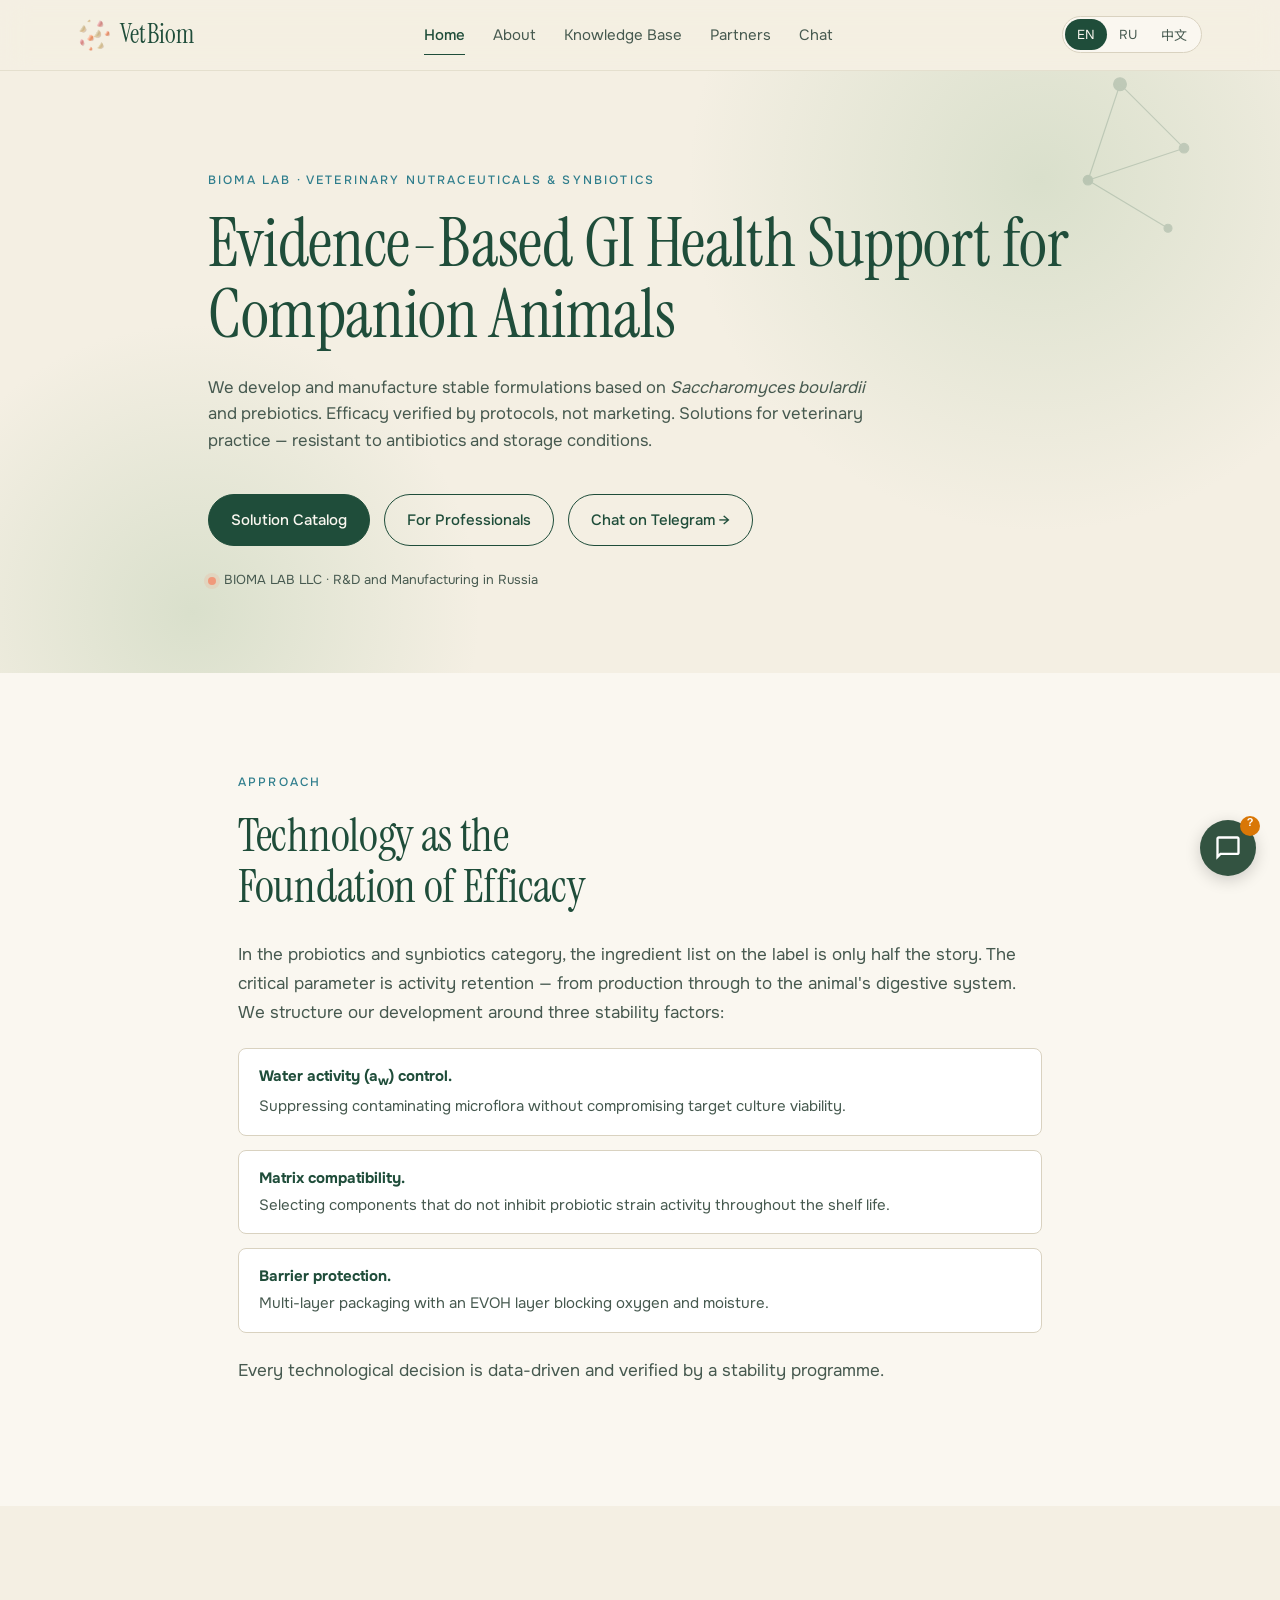
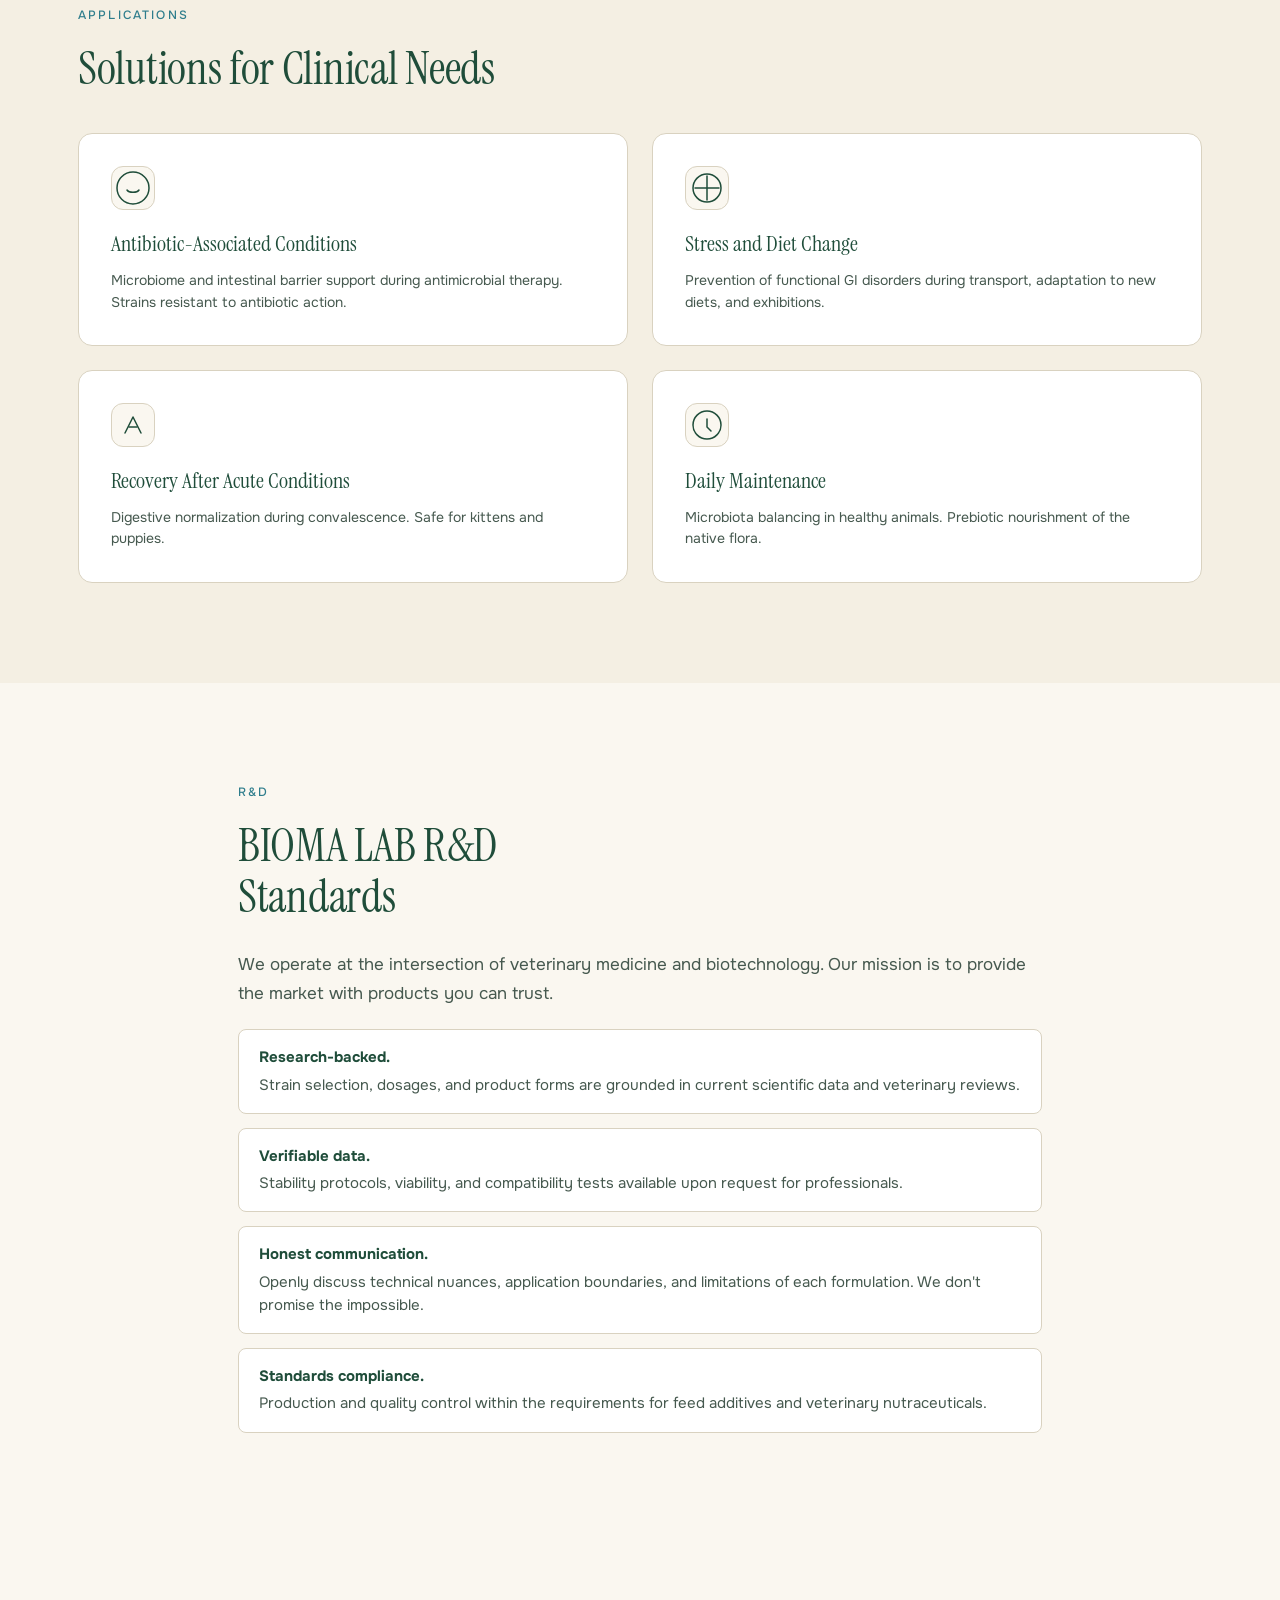
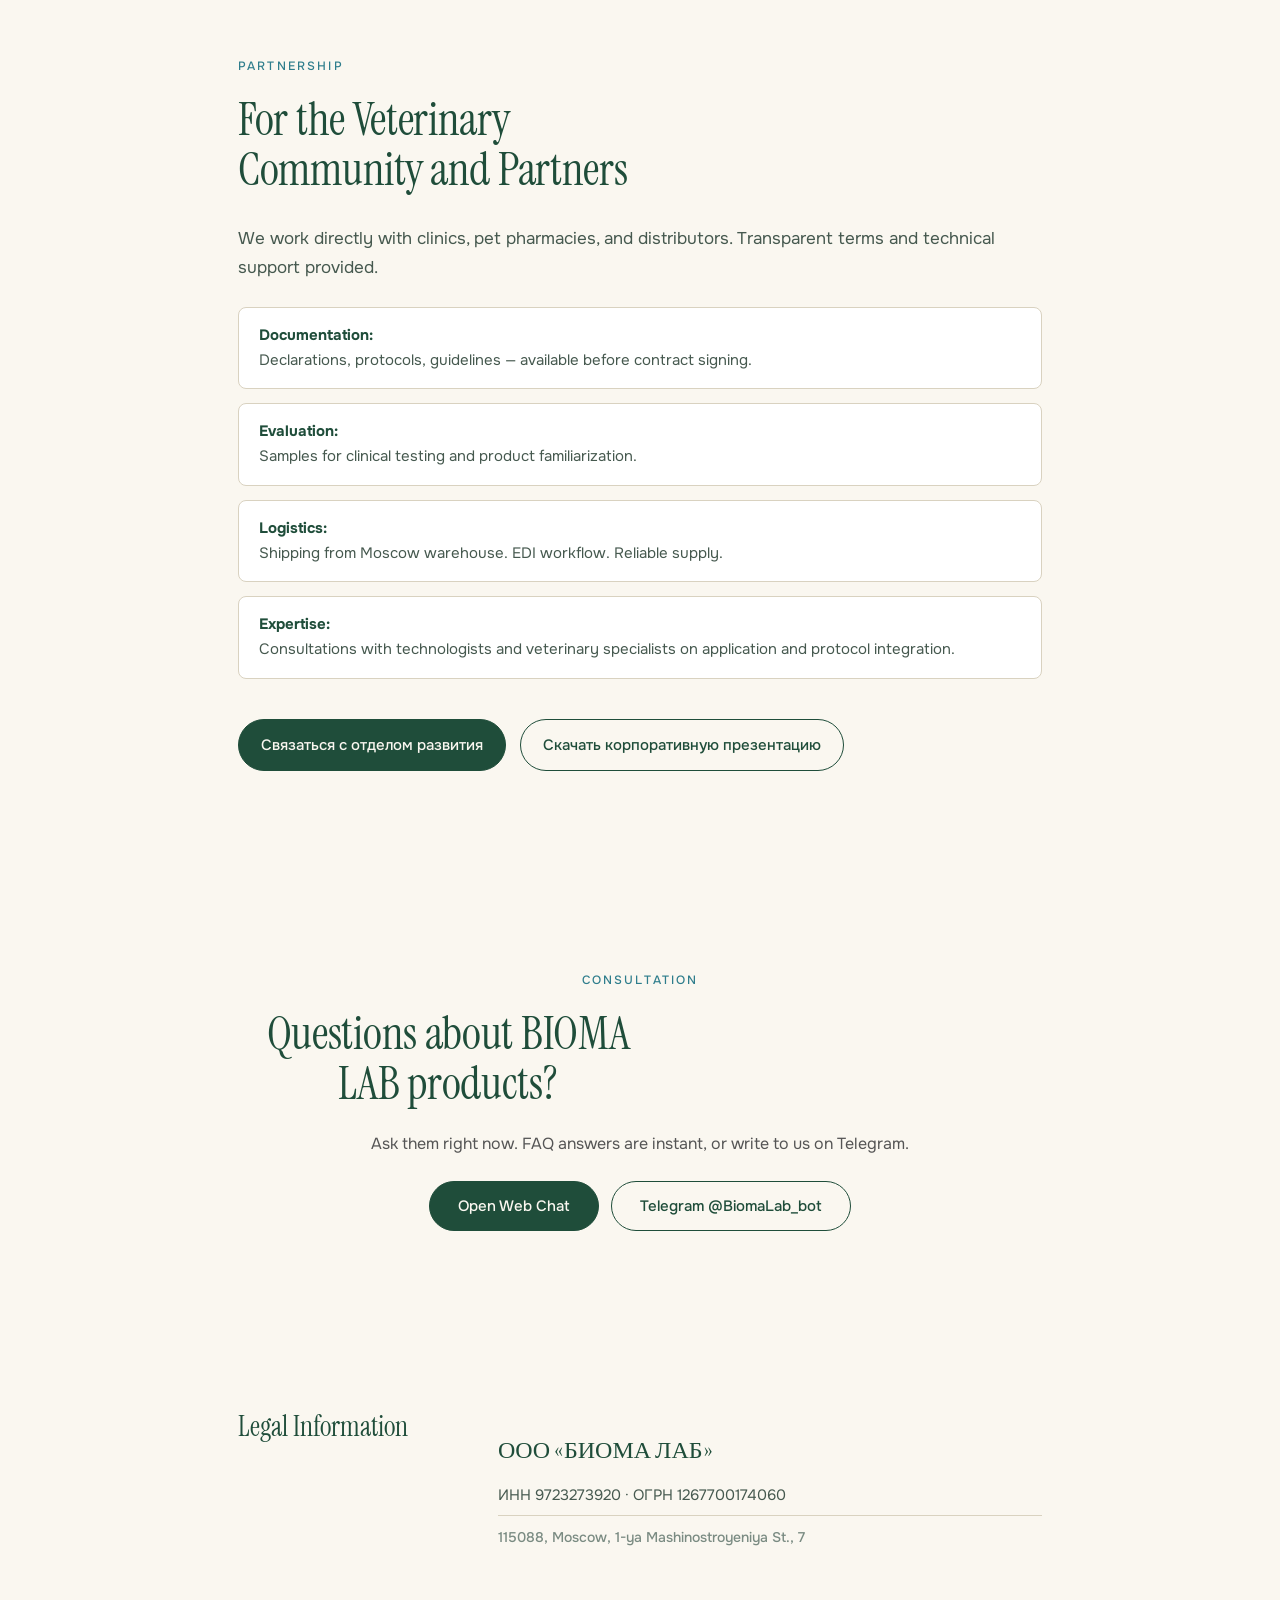
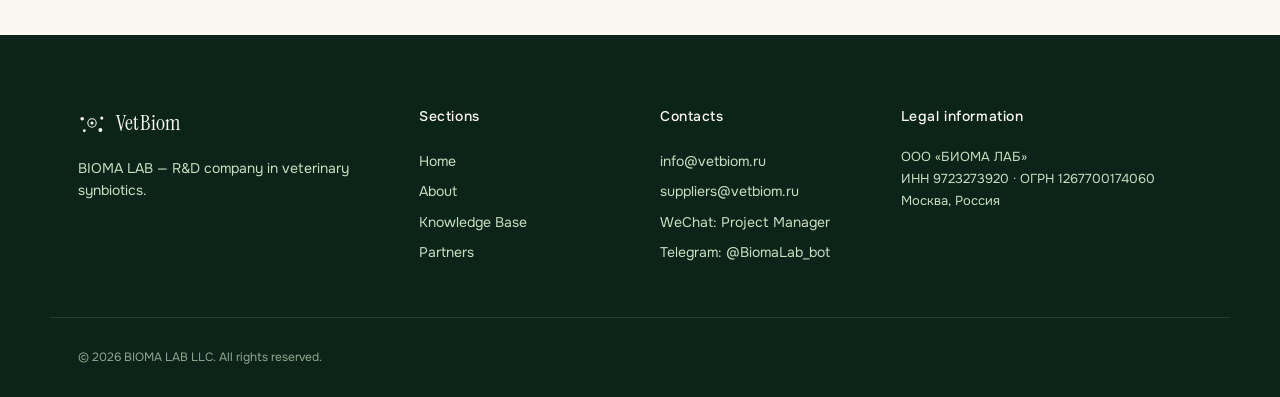
<file: index.html>
<!DOCTYPE html>
<html lang="ru">
<head>
<meta charset="UTF-8" />
<meta name="viewport" content="width=device-width, initial-scale=1.0" />
<title>BIOMA LAB — ветеринарные нутрицевтики и синбиотики</title>
<meta name="description" content="BIOMA LAB: R&D и производство ветеринарных нутрицевтиков и синбиотиков на основе S. boulardii. Стабильность подтверждена протоколами." />

<link rel="alternate" hreflang="en" href="https://vetbiom.ru/?lang=en" />
<link rel="alternate" hreflang="ru" href="https://vetbiom.ru/?lang=ru" />
<link rel="alternate" hreflang="zh" href="https://vetbiom.ru/?lang=zh" />
<link rel="alternate" hreflang="x-default" href="https://vetbiom.ru/" />

<meta property="og:title" content="BIOMA LAB — ветеринарные нутрицевтики и синбиотики" />
<meta property="og:description" content="R&D и производство стабильных формул на основе S. boulardii. Эффективность подтверждена протоколами." />
<meta property="og:type" content="website" />
<meta property="og:url" content="https://vetbiom.ru/" />

<link rel="icon" type="image/svg+xml" href="favicon.svg" />
<link rel="preconnect" href="https://fonts.googleapis.com" />
<link rel="preconnect" href="https://fonts.gstatic.com" crossorigin />
<link href="https://fonts.googleapis.com/css2?family=Instrument+Serif:ital@0;1&family=Onest:wght@300;400;500;600;700&family=Noto+Sans+SC:wght@300;400;500;600;700&display=swap" rel="stylesheet" />
<link rel="stylesheet" href="styles.css" />
</head>
<body data-page="home">

<header class="site-header"></header>

<main>

  <!-- ===== HERO ===== -->
  <section class="hero">
    <div class="hero-bg" aria-hidden="true">
      <svg viewBox="0 0 800 600" preserveAspectRatio="xMidYMid slice">
        <defs>
          <radialGradient id="haze" cx="50%" cy="50%" r="50%">
            <stop offset="0%" stop-color="#A8C3A0" stop-opacity="0.35"/>
            <stop offset="100%" stop-color="#A8C3A0" stop-opacity="0"/>
          </radialGradient>
        </defs>
        <circle cx="650" cy="180" r="220" fill="url(#haze)"/>
        <circle cx="120" cy="450" r="180" fill="url(#haze)"/>
        <g stroke="#1F4D3A" stroke-width="0.7" fill="none" opacity="0.18">
          <circle cx="700" cy="120" r="4" fill="#1F4D3A"/>
          <circle cx="740" cy="160" r="3" fill="#1F4D3A"/>
          <circle cx="680" cy="180" r="3" fill="#1F4D3A"/>
          <circle cx="730" cy="210" r="2.5" fill="#1F4D3A"/>
          <line x1="700" y1="120" x2="740" y2="160"/>
          <line x1="740" y1="160" x2="680" y2="180"/>
          <line x1="680" y1="180" x2="730" y2="210"/>
          <line x1="700" y1="120" x2="680" y2="180"/>
        </g>
      </svg>
    </div>
    <div class="container hero-inner">
      <p class="eyebrow" data-i18n="home.hero.eyebrow">BIOMA LAB · Ветеринарные нутрицевтики и синбиотики</p>
      <h1 class="page-title" data-i18n="home.hero.title">Доказательная поддержка здоровья ЖКТ у мелких домашних животных</h1>
      <p class="lead" data-i18n="home.hero.subtitle">Разрабатываем и производим стабильные формулы на основе <em>Saccharomyces boulardii</em> и пребиотиков. Эффективность подтверждена протоколами, а не маркетингом. Решения для ветеринарной практики, устойчивые к антибиотикам и условиям хранения.</p>
      <div class="hero-cta">
        <a href="knowledge.html" class="btn btn-primary" data-i18n="home.hero.cta1">Каталог решений</a>
        <a href="partners.html#vet" class="btn btn-ghost" data-i18n="home.hero.cta2">Для специалистов</a>
        <a href="https://t.me/BiomaLab_bot" class="btn btn-ghost" data-i18n="home.hero.cta3" target="_blank" rel="noopener">Консультация в Telegram →</a>
      </div>
      <div class="hero-meta">
        <span class="meta-dot"></span>
        <span data-i18n="home.hero.meta">ООО «БИОМА ЛАБ» · R&D и производство в РФ</span>
      </div>
    </div>
  </section>

  <!-- ===== ПОДХОД ===== -->
  <section class="section section-tinted">
    <div class="container narrow">
      <p class="eyebrow" data-i18n="home.approach.eyebrow">Подход</p>
      <h2 class="section-title" data-i18n="home.approach.title">Технология как основа эффективности</h2>
      <div class="approach-body" data-i18n="home.approach.body">
        <p>В категории пробиотиков и синбиотиков состав на этикетке — лишь половина дела. Критический параметр — сохранность активности от производства до попадания в организм животного. Мы выстраиваем разработку вокруг трёх факторов стабильности:</p>
        <ul>
          <li><strong>Контроль активности воды (a<sub>w</sub>).</strong> Подавление роста контаминирующей микрофлоры без потери жизнеспособности целевых культур.</li>
          <li><strong>Совместимость матрицы.</strong> Подбор компонентов, которые не ингибируют активность пробиотических штаммов в течение всего срока годности.</li>
          <li><strong>Барьерная защита.</strong> Многослойная упаковка с EVOH-слоем, блокирующая кислород и влагу.</li>
        </ul>
        <p>Каждое технологическое решение обосновано данными и верифицировано программой стабильности.</p>
      </div>
    </div>
  </section>

  <!-- ===== ОБЛАСТИ ПРИМЕНЕНИЯ ===== -->
  <section class="section">
    <div class="container">
      <p class="eyebrow" data-i18n="home.applications.eyebrow">Применение</p>
      <h2 class="section-title" data-i18n="home.applications.title">Решения для клинических задач</h2>
      <div class="app-grid">
        <div class="app-card" data-reveal>
          <div class="app-icon" aria-hidden="true">
            <svg width="36" height="36" viewBox="0 0 36 36" fill="none"><circle cx="18" cy="18" r="16" stroke="currentColor" stroke-width="1.5"/><path d="M12 20c2 3 10 3 12 0" stroke="currentColor" stroke-width="1.5" stroke-linecap="round"/></svg>
          </div>
          <h3 data-i18n="home.app1.title">Антибиотик-ассоциированные состояния</h3>
          <p data-i18n="home.app1.text">Поддержка микробиома и кишечного барьера на фоне противомикробной терапии. Штаммы, резистентные к действию антибиотиков.</p>
        </div>
        <div class="app-card" data-reveal>
          <div class="app-icon" aria-hidden="true">
            <svg width="36" height="36" viewBox="0 0 36 36" fill="none"><path d="M18 6v24M6 18h24" stroke="currentColor" stroke-width="1.5" stroke-linecap="round"/><circle cx="18" cy="18" r="14" stroke="currentColor" stroke-width="1.5"/></svg>
          </div>
          <h3 data-i18n="home.app2.title">Стресс и смена рациона</h3>
          <p data-i18n="home.app2.text">Профилактика функциональных расстройств ЖКТ при транспортировке, адаптации к новым кормам, выставках.</p>
        </div>
        <div class="app-card" data-reveal>
          <div class="app-icon" aria-hidden="true">
            <svg width="36" height="36" viewBox="0 0 36 36" fill="none"><path d="M10 26l8-16 8 16" stroke="currentColor" stroke-width="1.5" stroke-linecap="round" stroke-linejoin="round"/><path d="M14 20h8" stroke="currentColor" stroke-width="1.5" stroke-linecap="round"/></svg>
          </div>
          <h3 data-i18n="home.app3.title">Восстановление после острых состояний</h3>
          <p data-i18n="home.app3.text">Нормализация пищеварения в период реконвалесценции. Безопасность для котят и щенков.</p>
        </div>
        <div class="app-card" data-reveal>
          <div class="app-icon" aria-hidden="true">
            <svg width="36" height="36" viewBox="0 0 36 36" fill="none"><circle cx="18" cy="18" r="14" stroke="currentColor" stroke-width="1.5"/><path d="M18 12v8l4 4" stroke="currentColor" stroke-width="1.5" stroke-linecap="round"/></svg>
          </div>
          <h3 data-i18n="home.app4.title">Ежедневная поддержка</h3>
          <p data-i18n="home.app4.text">Балансировка микробиоты у здоровых животных. Пребиотическая подпитка собственной флоры.</p>
        </div>
      </div>
    </div>
  </section>

  <!-- ===== R&D СТАНДАРТЫ ===== -->
  <section class="section section-tinted">
    <div class="container narrow">
      <p class="eyebrow" data-i18n="home.rd.eyebrow">R&D</p>
      <h2 class="section-title" data-i18n="home.rd.title">R&D-стандарты BIOMA LAB</h2>
      <div class="rd-body" data-i18n="home.rd.body">
        <p>Мы работаем на стыке ветеринарии и биотехнологий. Наша задача — дать рынку продукты, в которых можно быть уверенным.</p>
        <ul>
          <li><strong>Research-backed.</strong> Выбор штаммов, дозировок и форм выпуска опирается на актуальные научные данные и ветеринарные обзоры.</li>
          <li><strong>Верифицируемые данные.</strong> Протоколы стабильности, тесты выживаемости и совместимости доступны по запросу для специалистов.</li>
          <li><strong>Честная коммуникация.</strong> Открыто обсуждаем технические нюансы, границы применимости и ограничения каждой формы. Не обещаем невозможного.</li>
          <li><strong>Соответствие стандартам.</strong> Производство и контроль качества в рамках требований к кормовым добавкам и ветеринарным нутрицевтикам.</li>
        </ul>
      </div>
    </div>
  </section>

  <!-- ===== СОТРУДНИЧЕСТВО ===== -->
  <section class="section section-tinted">
    <div class="container narrow">
      <p class="eyebrow" data-i18n="home.partnership.eyebrow">Сотрудничество</p>
      <h2 class="section-title" data-i18n="home.partnership.title">Для ветеринарного сообщества и партнёров</h2>
      <div class="partnership-list" data-i18n="home.partnership.body">
        <p>Работаем напрямую с клиниками, зооаптеками и дистрибьюторами. Обеспечиваем прозрачные условия и техническую поддержку.</p>
        <ul>
          <li><strong>Документация:</strong> Декларации, протоколы, методические рекомендации — доступны до заключения договора.</li>
          <li><strong>Оценка:</strong> Образцы для клинического тестирования и ознакомления с продуктом.</li>
          <li><strong>Логистика:</strong> Отгрузка со склада в Москве. Работа через ЭДО. Стабильные поставки.</li>
          <li><strong>Экспертиза:</strong> Консультации технологов и ветеринарных специалистов по применению и интеграции в схемы.</li>
        </ul>
      </div>
      <div class="partnership-cta">
        <a href="partners.html" class="btn btn-primary">Связаться с отделом развития</a>
        <a href="BIOMA_LAB_brochure.pdf" class="btn btn-ghost">Скачать корпоративную презентацию</a>
      </div>
    </div>
  </section>

  <!-- ===== ЧАТ / ONLINE CONSULTATION ===== -->
  <section class="section section-tinted">
    <div class="container narrow" style="text-align:center;">
      <p class="eyebrow" data-i18n="home.chat.eyebrow">Консультация</p>
      <h2 class="section-title" data-i18n="home.chat.title">Есть вопросы о продукции BIOMA LAB?</h2>
      <p style="font-size:16px;line-height:1.6;color:#555;margin-bottom:24px;" data-i18n="home.chat.text">Задайте их прямо сейчас. На частые вопросы отвечаем мгновенно. Или напишите в Telegram.</p>
      <div style="display:flex;gap:12px;justify-content:center;flex-wrap:wrap;">
        <a href="http://45.67.129.187:8080/chat/" class="btn btn-primary" target="_blank" rel="noopener" style="font-size:15px;padding:12px 28px;" data-i18n="home.chat.btnChat">Открыть веб-чат</a>
        <a href="https://t.me/BiomaLab_bot" class="btn btn-ghost" target="_blank" rel="noopener" style="font-size:15px;padding:12px 28px;" data-i18n="home.chat.btnTelegram">Telegram @BiomaLab_bot</a>
      </div>
    </div>
  </section>

  <!-- ===== ЮРИДИЧЕСКАЯ ИНФОРМАЦИЯ ===== -->
  <section class="section section-alt">
    <div class="container narrow">
      <div class="info-block" data-reveal>
        <h3 data-i18n="home.legal.title">Юридическая информация</h3>
        <div class="legal-info">
          <p class="legal-name">ООО «БИОМА ЛАБ»</p>
          <p class="legal-row">ИНН 9723273920 · ОГРН 1267700174060</p>
          <p class="legal-row legal-city" data-i18n="home.legal.address">115088, г. Москва, ул. 1-я Машиностроения, д. 7</p>
        </div>
      </div>
    </div>
  </section>

</main>

<footer class="site-footer"></footer>

<script src="data.js"></script>
<script src="common.js"></script>
<script src="chat-widget.js"></script>
</body>
</html>
</file>
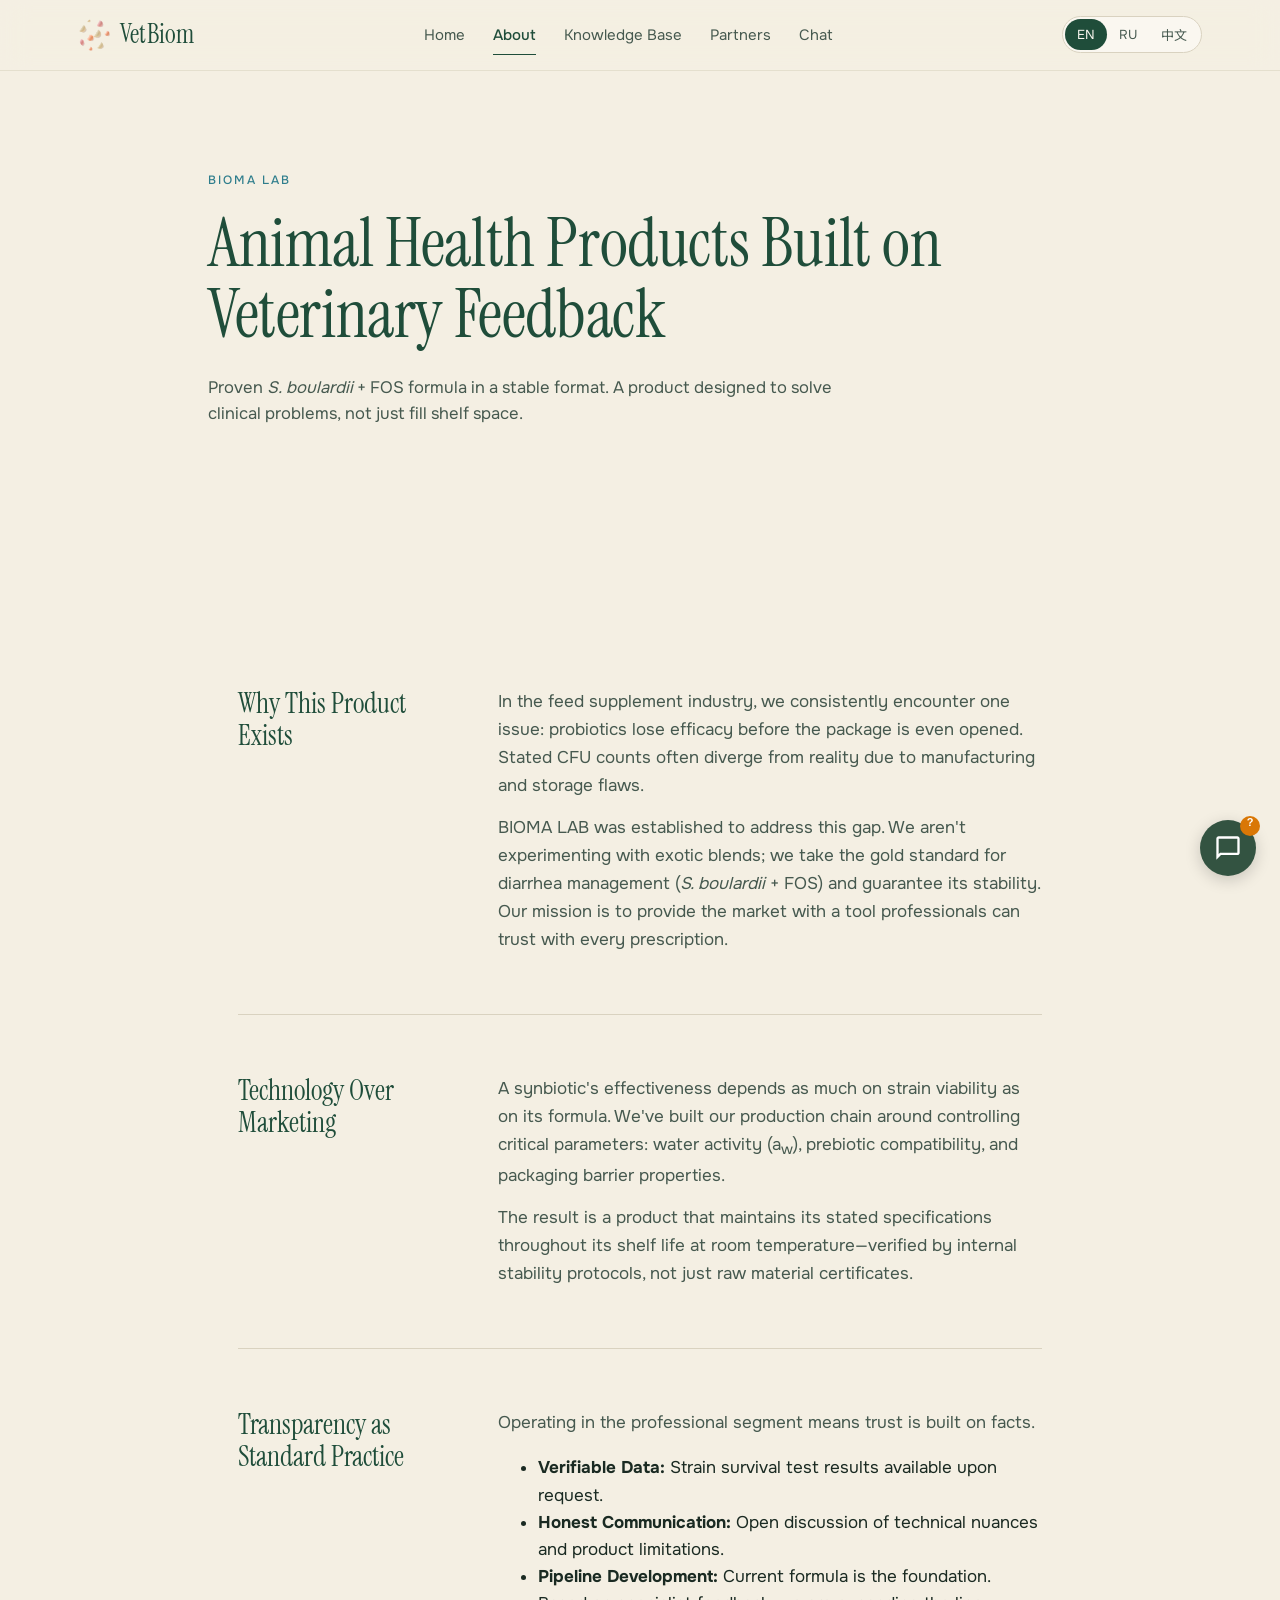
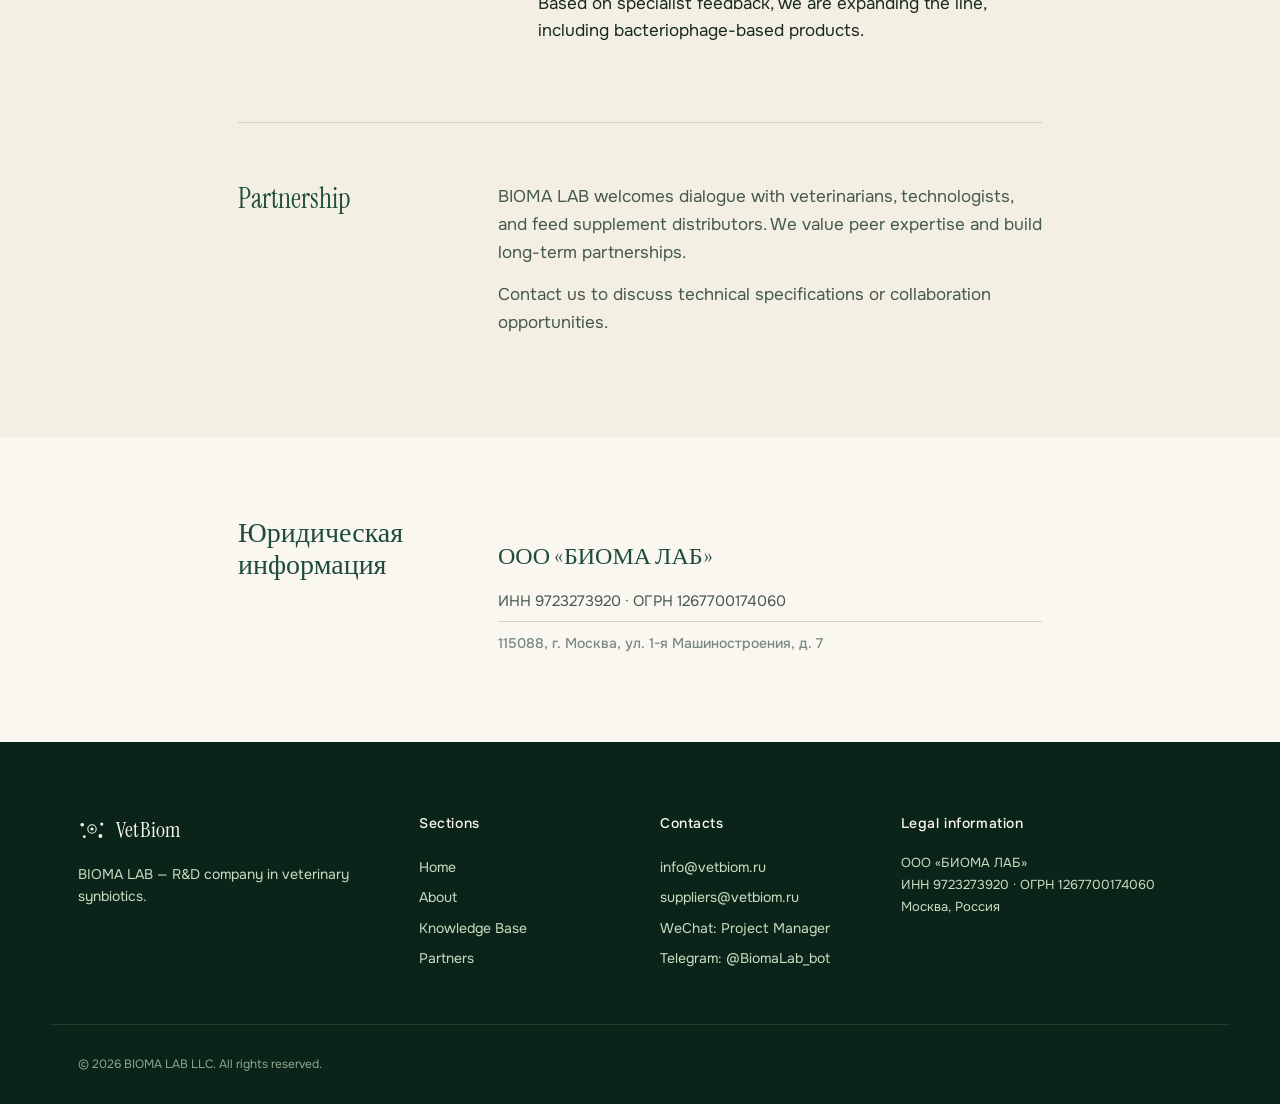
<file: about.html>
<!DOCTYPE html>
<html lang="ru">
<head>
<meta charset="UTF-8" />
<meta name="viewport" content="width=device-width, initial-scale=1.0" />
<title>О компании · VetBiom</title>
<meta name="description" content="BIOMA LAB — R&D-компания, разрабатывающая ветеринарные синбиотики на основе S. boulardii + FOS. Москва." />
<link rel="icon" type="image/svg+xml" href="favicon.svg" />
<link rel="preconnect" href="https://fonts.googleapis.com" />
<link rel="preconnect" href="https://fonts.gstatic.com" crossorigin />
<link href="https://fonts.googleapis.com/css2?family=Instrument+Serif:ital@0;1&family=Onest:wght@300;400;500;600;700&family=Noto+Sans+SC:wght@300;400;500;600;700&display=swap" rel="stylesheet" />
<link rel="stylesheet" href="styles.css" />
</head>
<body data-page="about">

<header class="site-header"></header>

<main>

  <!-- ===== HERO ===== -->
  <section class="hero">
    <div class="container hero-inner">
      <p class="eyebrow">BIOMA LAB</p>
      <h1 class="page-title" data-i18n="about.hero.title">Продукты для животных, созданные по запросам практикующих ветеринаров</h1>
      <p class="lead" data-i18n="about.hero.subtitle">Рабочая связка <em>S. boulardii</em> + ФОС в стабильной форме. Продукт, который решает задачи, а не занимает место на полке.</p>
    </div>
  </section>

  <!-- ===== CONTENT ===== -->
  <section class="section">
    <div class="container narrow">
      <div class="info-blocks">

        <!-- Block 1: Why this product -->
        <div class="info-block" data-reveal>
          <h3 data-i18n="about.b1.title">Почему появился этот продукт</h3>
          <div class="info-block-body" data-i18n="about.b1.body">
            <p>В работе с кормовыми добавками мы постоянно сталкиваемся с одной проблемой: пробиотики теряют эффективность еще до вскрытия упаковки. Заявленные КОЕ расходятся с реальностью из-за нарушений технологии производства и хранения.</p>
            <p>BIOMA LAB создавался как ответ на этот запрос. Мы не экспериментируем с экзотическими составами, а берем золотой стандарт терапии диарей (<em>S. boulardii</em> + ФОС) и гарантируем его стабильность. Наша задача — дать рынку инструмент, в котором можно быть уверенным при каждом назначении.</p>
          </div>
        </div>

        <!-- Block 2: Technology over marketing -->
        <div class="info-block" data-reveal>
          <h3 data-i18n="about.b2.title">Фокус на технологии, а не на маркетинге</h3>
          <div class="info-block-body" data-i18n="about.b2.body">
            <p>Эффективность синбиотика определяется не только составом, но и сохранностью штамма. Мы выстроили производственную цепочку вокруг контроля критических параметров: активности воды (a<sub>w</sub>), совместимости пребиотика и барьерных свойств упаковки.</p>
            <p>Результат — продукт, сохраняющий заявленные характеристики в течение всего срока годности при комнатной температуре. Это подтверждено внутренними протоколами стабильности, а не только сертификатами поставщиков сырья.</p>
          </div>
        </div>

        <!-- Block 3: Transparency -->
        <div class="info-block" data-reveal>
          <h3 data-i18n="about.b3.title">Прозрачность как стандарт работы</h3>
          <div class="info-block-body" data-i18n="about.b3.body">
            <p>Мы работаем в профессиональном сегменте, где доверие строится на фактах.</p>
            <ul>
              <li><strong>Верифицируемые данные.</strong> Готовы предоставить результаты тестов на выживаемость штаммов по запросу.</li>
              <li><strong>Честная коммуникация.</strong> Открыто обсуждаем технические нюансы и ограничения продукта.</li>
              <li><strong>Развитие линейки.</strong> Текущая формула — база. На основе обратной связи от специалистов мы масштабируем ассортимент, включая разработку препаратов с бактериофагами.</li>
            </ul>
          </div>
        </div>

        <!-- Block 4: Partnership -->
        <div class="info-block" data-reveal>
          <h3 data-i18n="about.b4.title">Сотрудничество</h3>
          <div class="info-block-body" data-i18n="about.b4.body">
            <p>BIOMA LAB открыт для диалога с ветеринарными врачами, технологами и дистрибьюторами кормовых добавок. Мы ценим экспертизу коллег и строим долгосрочные партнерские отношения.</p>
            <p>Свяжитесь с нами, чтобы обсудить технические детали продукта или возможности сотрудничества.</p>
          </div>
        </div>

      </div>
    </div>
  </section>

  <!-- ===== ЮРИДИЧЕСКАЯ ИНФОРМАЦИЯ ===== -->
  <section class="section section-alt">
    <div class="container narrow">
      <div class="info-block" data-reveal>
        <h3>Юридическая информация</h3>
        <div class="legal-info">
          <p class="legal-name">ООО «БИОМА ЛАБ»</p>
          <p class="legal-row">ИНН 9723273920 · ОГРН 1267700174060</p>
          <p class="legal-row legal-city">115088, г. Москва, ул. 1-я Машиностроения, д. 7</p>
        </div>
      </div>
    </div>
  </section>

</main>

<footer class="site-footer"></footer>

<script src="data.js"></script>
<script src="common.js"></script>
<script src="chat-widget.js"></script>
</body>
</html>
</file>
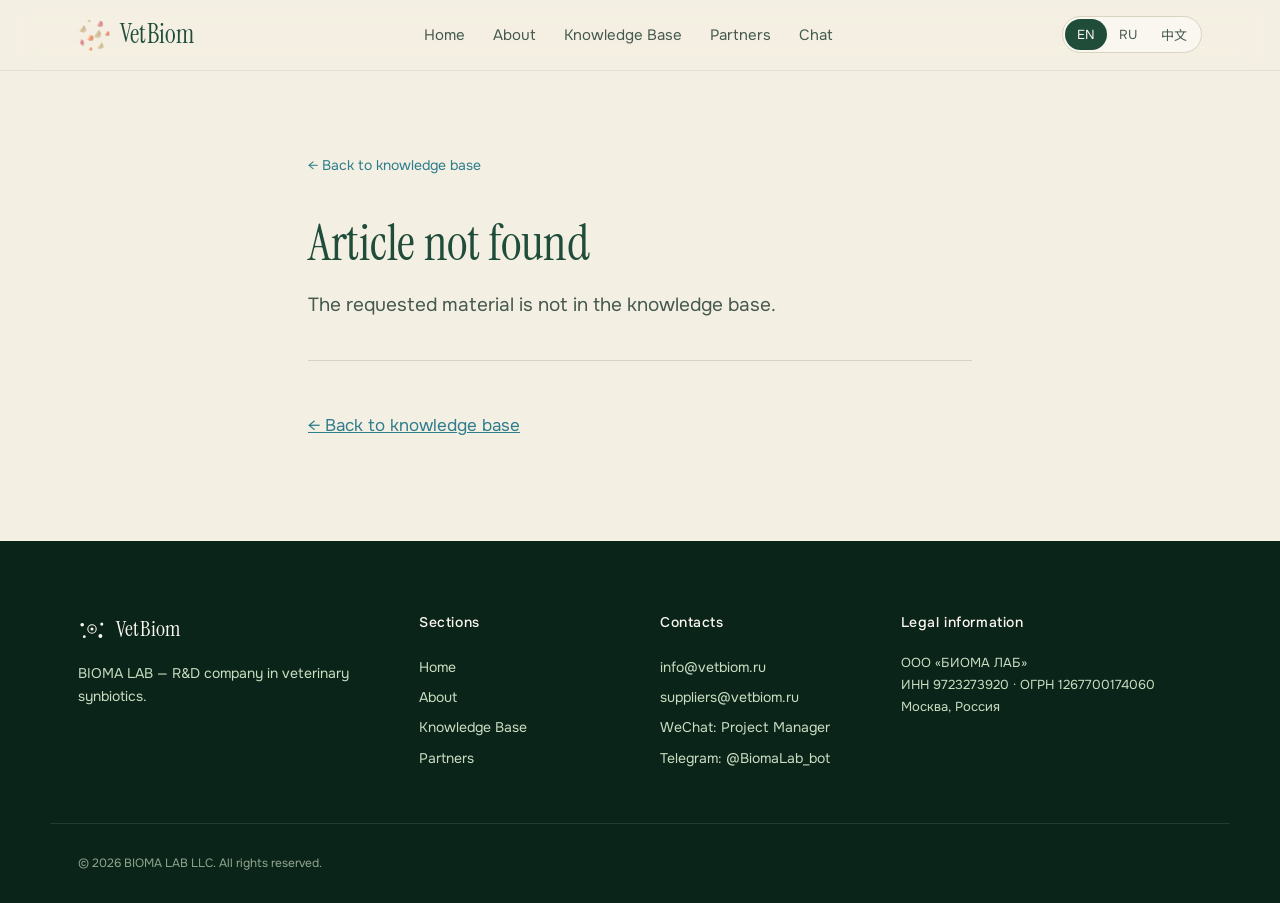
<file: article.html>
<!DOCTYPE html>
<html lang="ru">
<head>
<meta charset="UTF-8" />
<meta name="viewport" content="width=device-width, initial-scale=1.0" />
<title>Статья · VetBiom</title>
<meta name="description" content="База знаний VetBiom." />
<link rel="icon" type="image/svg+xml" href="favicon.svg" />
<link rel="preconnect" href="https://fonts.googleapis.com" />
<link rel="preconnect" href="https://fonts.gstatic.com" crossorigin />
<link href="https://fonts.googleapis.com/css2?family=Instrument+Serif:ital@0;1&family=Onest:wght@300;400;500;600;700&family=Noto+Sans+SC:wght@300;400;500;600;700&display=swap" rel="stylesheet" />
<link rel="stylesheet" href="styles.css" />
<!-- marked.js for markdown rendering (local copy — no CDN dependency) -->
<script src="marked.min.js"></script>
</head>
<body data-page="article">

<header class="site-header"></header>

<main>
  <div class="container reading">

    <div class="article-header">
      <a href="knowledge.html" class="article-back" data-i18n="kb.article.back">← Back</a>
      <div class="article-meta" id="articleMeta"></div>
      <h1 class="article-title" id="articleTitle">—</h1>
      <p class="article-description" id="articleDesc">—</p>
    </div>

    <article id="articleBody" class="article-body">
      <!-- Markdown renders here -->
    </article>

  </div>
</main>

<footer class="site-footer"></footer>

<script src="data.js"></script>
<script src="common.js"></script>
<script src="article.js"></script>
</body>
</html>
</file>
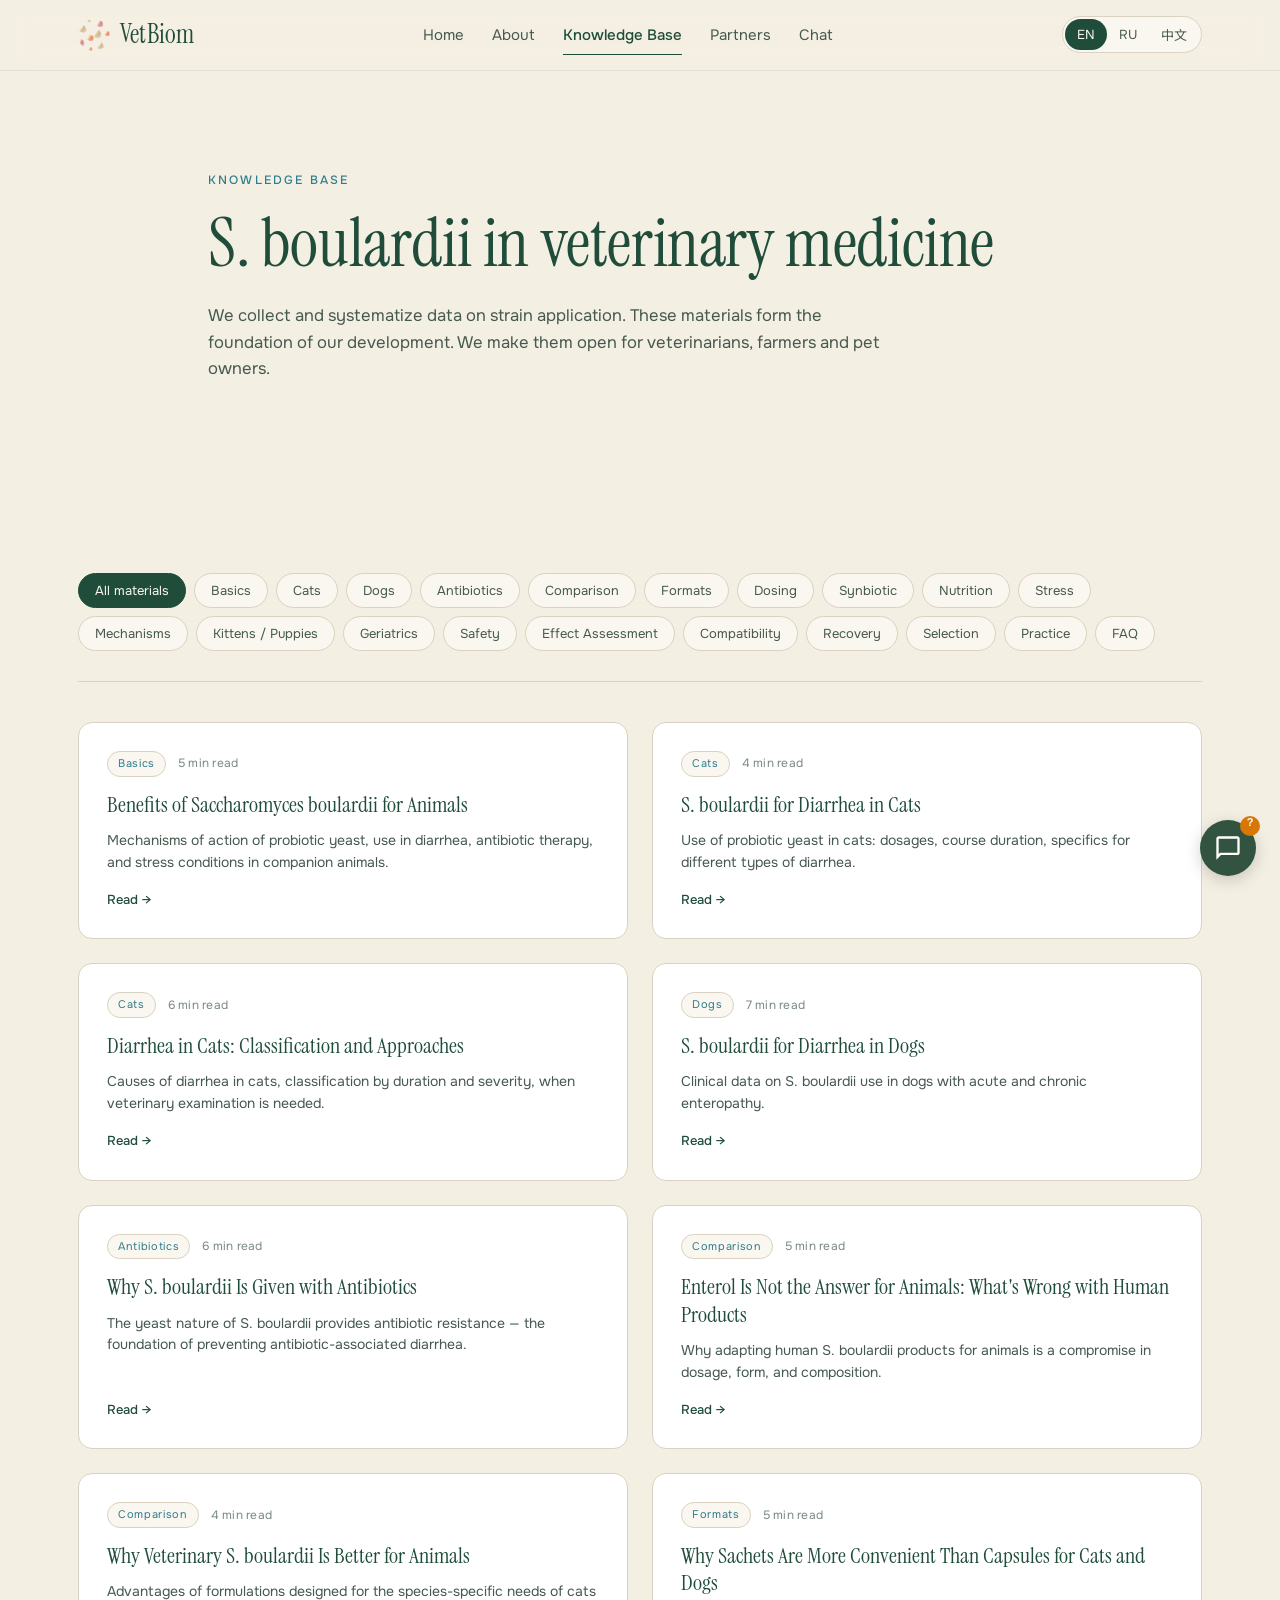
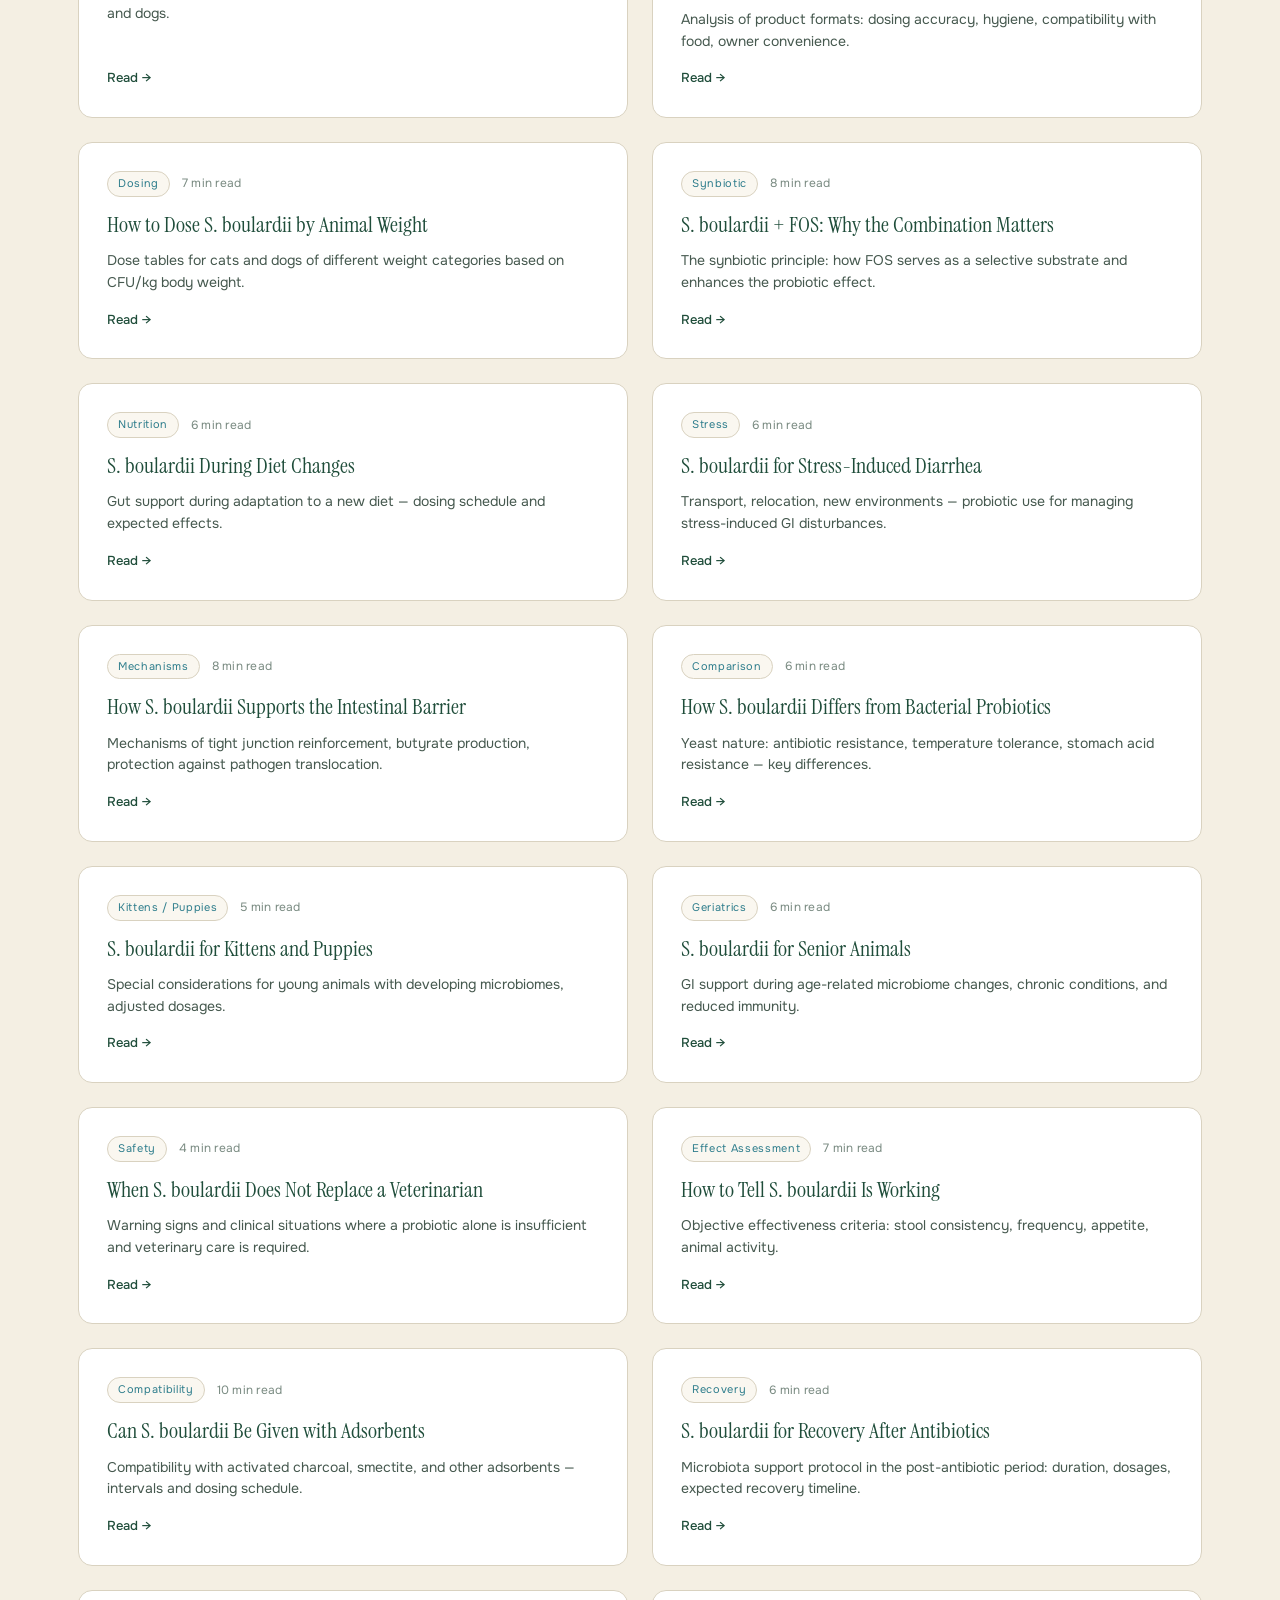
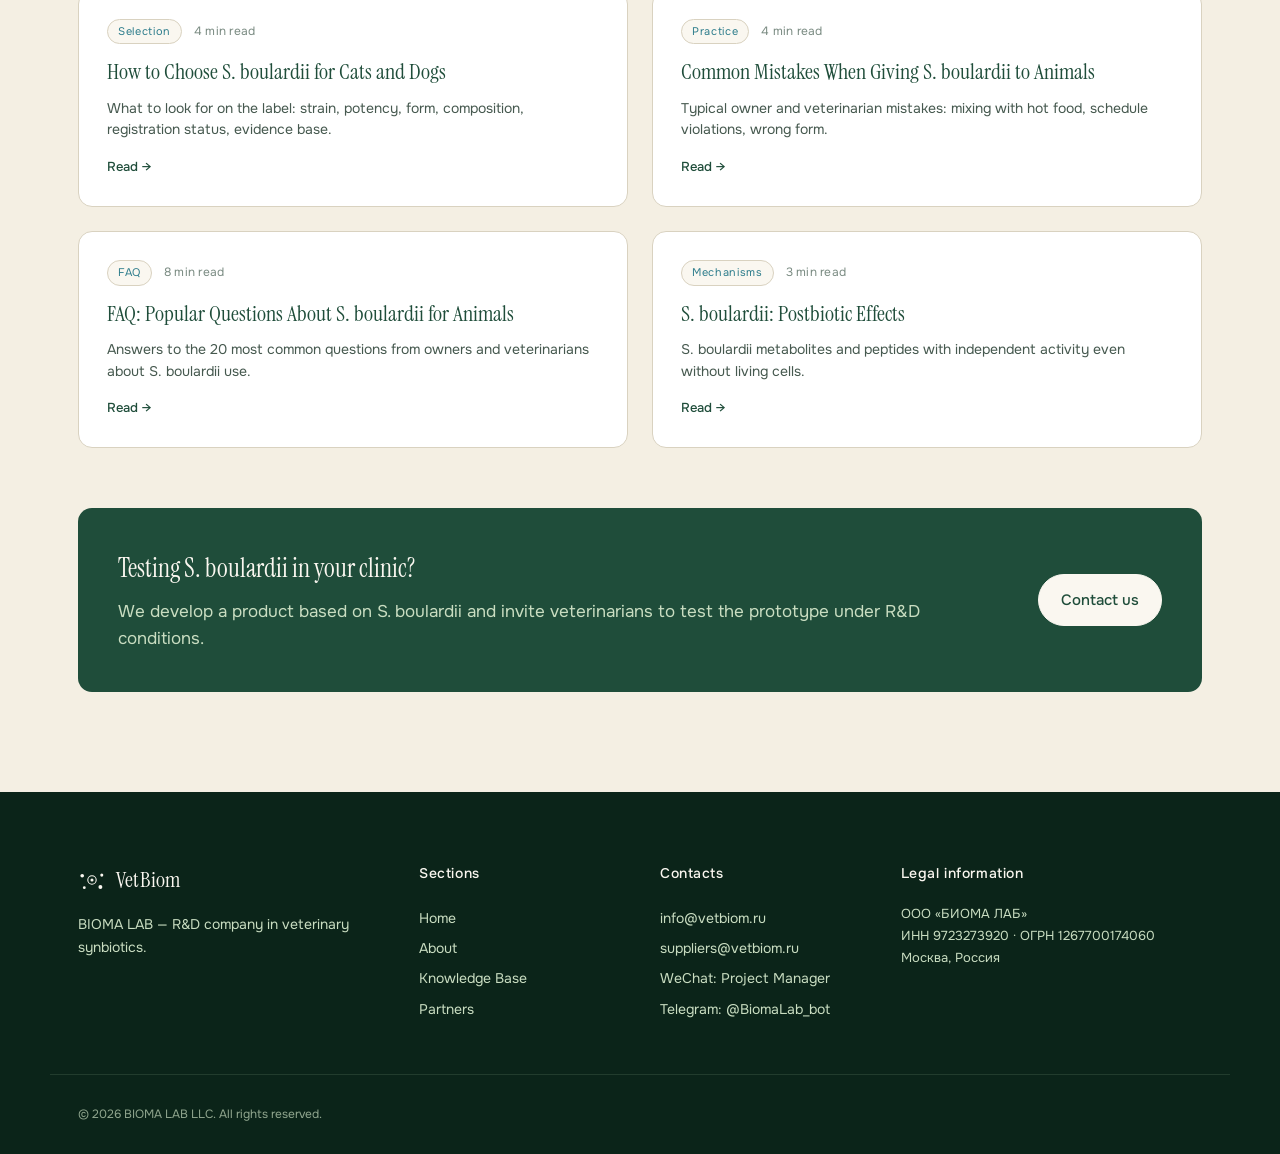
<file: knowledge.html>
<!DOCTYPE html>
<html lang="ru">
<head>
<meta charset="UTF-8" />
<meta name="viewport" content="width=device-width, initial-scale=1.0" />
<title>База знаний о S. boulardii · VetBiom</title>
<meta name="description" content="Систематизированные данные о применении S. boulardii в ветеринарии." />
<link rel="icon" type="image/svg+xml" href="favicon.svg" />
<link rel="preconnect" href="https://fonts.googleapis.com" />
<link rel="preconnect" href="https://fonts.gstatic.com" crossorigin />
<link href="https://fonts.googleapis.com/css2?family=Instrument+Serif:ital@0;1&family=Onest:wght@300;400;500;600;700&family=Noto+Sans+SC:wght@300;400;500;600;700&display=swap" rel="stylesheet" />
<link rel="stylesheet" href="styles.css" />
</head>
<body data-page="knowledge">

<header class="site-header"></header>

<main>
  <section class="hero">
    <div class="container hero-inner">
      <p class="eyebrow" data-i18n="kb.hero.eyebrow">Knowledge base</p>
      <h1 class="page-title" data-i18n="kb.hero.title">—</h1>
      <p class="lead" data-i18n="kb.hero.subtitle">—</p>
    </div>
  </section>

  <section class="section" style="padding-top: 40px;">
    <div class="container">

      <div id="kbFilters" class="kb-filters">
        <!-- Filters render via JS -->
      </div>

      <div id="kbGrid" class="kb-grid">
        <!-- Articles render via JS -->
      </div>

      <div class="kb-cta" data-reveal>
        <div>
          <h3 data-i18n="kb.cta.title">—</h3>
          <p data-i18n="kb.cta.text">—</p>
        </div>
        <a href="partners.html#vet" class="btn btn-light" data-i18n="kb.cta.btn">Contact us</a>
      </div>

    </div>
  </section>
</main>

<footer class="site-footer"></footer>

<script src="data.js"></script>
<script src="common.js"></script>
<script src="chat-widget.js"></script>
<script>
  let currentFilter = 'all';

  function renderFilters(lang) {
    const getCat = c => (typeof c === 'object' ? (c[lang] || c.ru || c.en) : c);
    const cats = ['all', ...new Set(ARTICLES_INDEX.map(a => getCat(a.category)))];
    const el = document.getElementById('kbFilters');
    if (!el) return;
    el.innerHTML = cats.map(c => `
      <button type="button" class="kb-filter ${c === currentFilter ? 'is-active' : ''}" data-cat="${c}">
        ${c === 'all' ? tr('kb.filterAll', lang) : c}
      </button>
    `).join('');
    el.querySelectorAll('.kb-filter').forEach(btn => {
      btn.addEventListener('click', () => {
        currentFilter = btn.dataset.cat;
        renderFilters(getCurrentLang());
        renderArticles(getCurrentLang());
      });
    });
  }

  function renderArticles(lang) {
    const getVal = v => (typeof v === 'object' ? (v[lang] || v.ru || v.en) : v);
    const getCat = c => (typeof c === 'object' ? (c[lang] || c.ru || c.en) : c);
    const grid = document.getElementById('kbGrid');
    if (!grid) return;
    const items = currentFilter === 'all'
      ? ARTICLES_INDEX
      : ARTICLES_INDEX.filter(a => getCat(a.category) === currentFilter);
    grid.innerHTML = items.map(a => `
      <a href="article.html?slug=${a.slug}" class="kb-card" data-reveal>
        <div class="kb-card-meta">
          <span class="kb-card-cat">${getCat(a.category)}</span>
          <span>${(typeof a.reading_time === 'object' ? a.reading_time[lang] || a.reading_time.ru : a.reading_time)} ${tr('kb.readingTime', lang)}</span>
        </div>
        <h3>${getVal(a.title)}</h3>
        <p>${getVal(a.description)}</p>
        <span class="kb-card-more" data-i18n-static>${tr('kb.readMore', lang)}</span>
      </a>
    `).join('');
    observeRevealChildren(grid);
  }

  function initPage(lang) { renderFilters(lang); renderArticles(lang); }
  function onLangChange(lang) { renderFilters(lang); renderArticles(lang); }
</script>
</body>
</html>
</file>
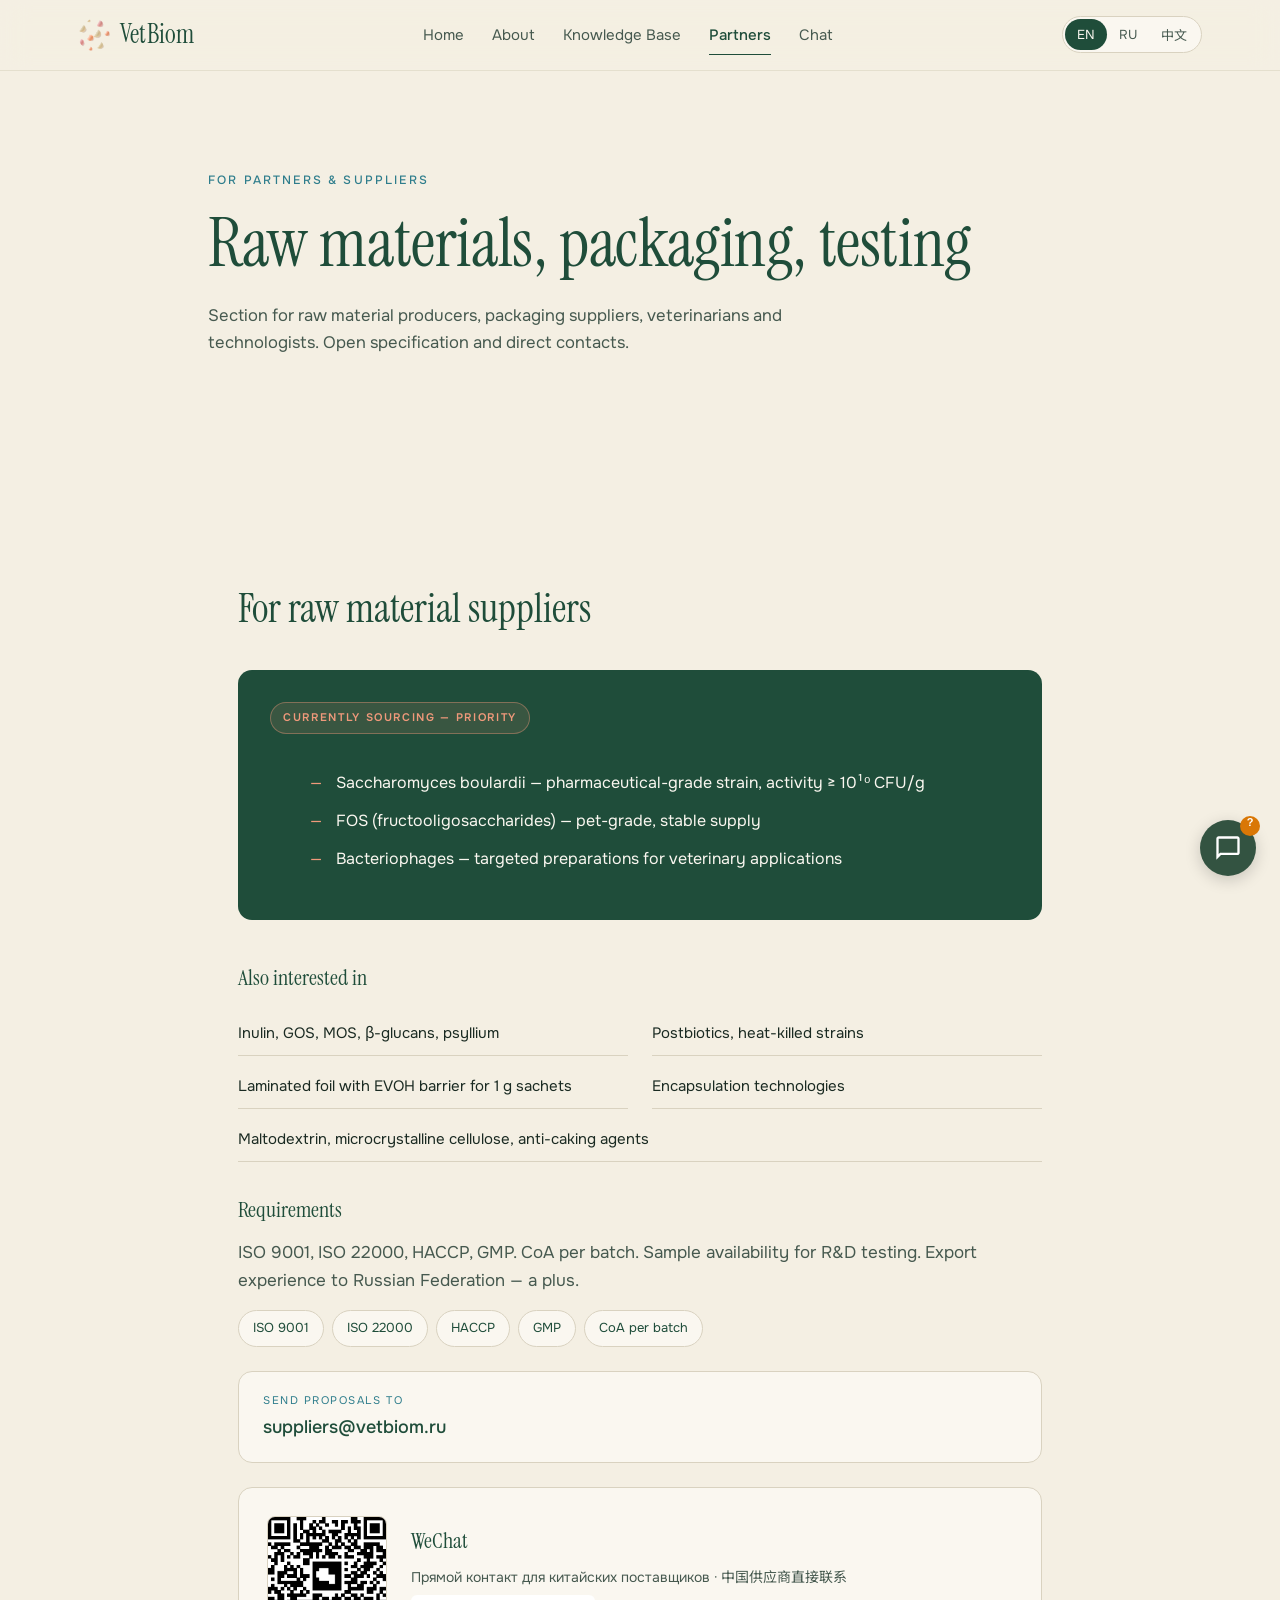
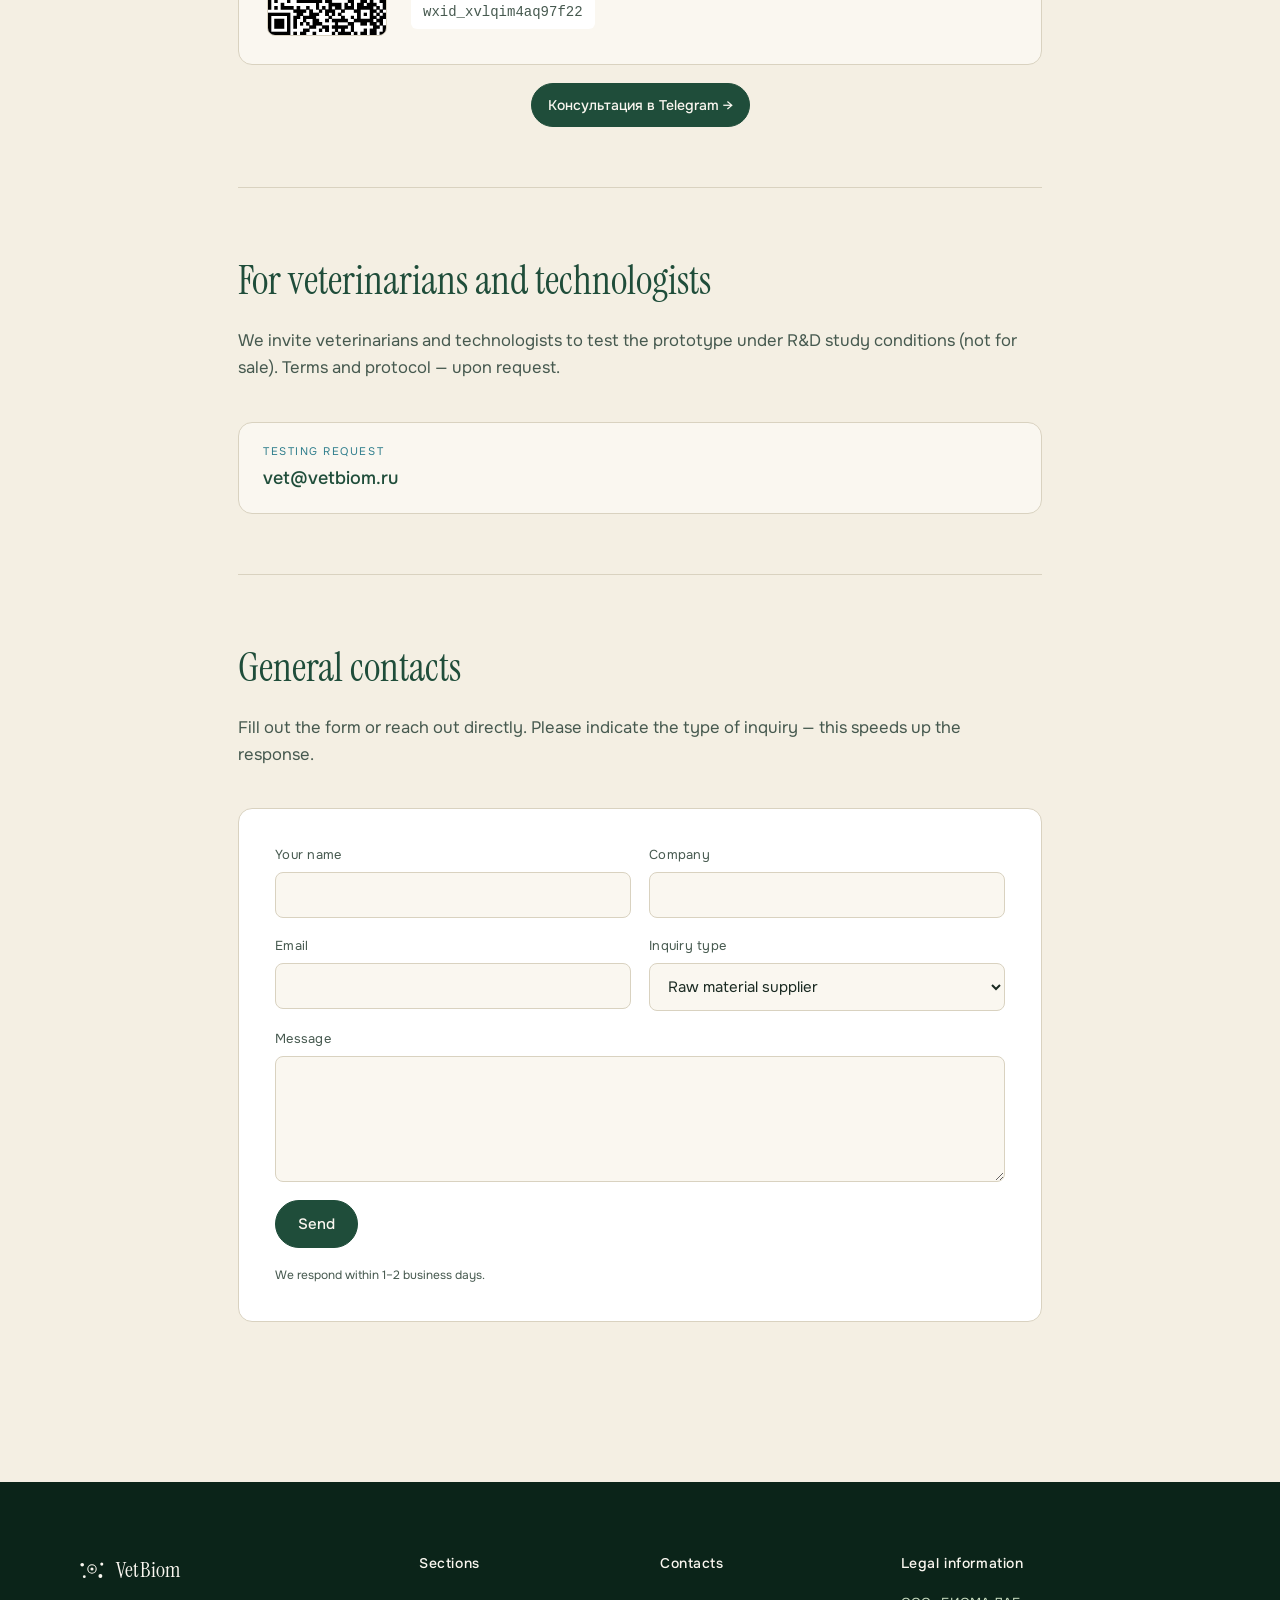
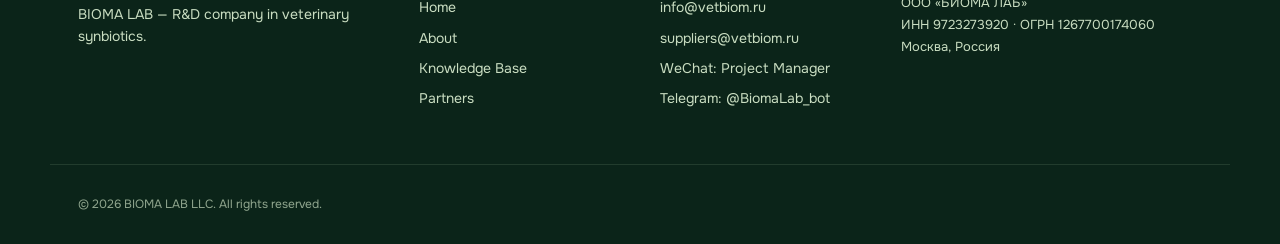
<file: partners.html>
<!DOCTYPE html>
<html lang="ru">
<head>
<meta charset="UTF-8" />
<meta name="viewport" content="width=device-width, initial-scale=1.0" />
<title>Партнёрам и поставщикам · VetBiom</title>
<meta name="description" content="Открытая спецификация сырья: S. boulardii, FOS, бактериофаги. Контакты для поставщиков." />
<link rel="icon" type="image/svg+xml" href="favicon.svg" />
<link rel="preconnect" href="https://fonts.googleapis.com" />
<link rel="preconnect" href="https://fonts.gstatic.com" crossorigin />
<link href="https://fonts.googleapis.com/css2?family=Instrument+Serif:ital@0;1&family=Onest:wght@300;400;500;600;700&family=Noto+Sans+SC:wght@300;400;500;600;700&display=swap" rel="stylesheet" />
<link rel="stylesheet" href="styles.css" />
</head>
<body data-page="partners">

<header class="site-header"></header>

<main>
  <section class="hero">
    <div class="container hero-inner">
      <p class="eyebrow" data-i18n="p.hero.eyebrow">For Partners & Suppliers</p>
      <h1 class="page-title" data-i18n="p.hero.title">—</h1>
      <p class="lead" data-i18n="p.hero.subtitle">—</p>
    </div>
  </section>

  <!-- BLOCK 1: SUPPLIERS -->
  <section class="section" id="suppliers" style="padding-top: 40px;">
    <div class="container narrow">
      <div class="partner-section">
        <h2 data-i18n="p.suppliers.title">Для поставщиков сырья</h2>

        <div class="urgent-card-light" data-reveal>
          <div class="urgent-label" data-i18n="p.suppliers.urgent">Currently sourcing — priority</div>
          <ul class="urgent-items-list">
            <li data-i18n="p.suppliers.urgent1">—</li>
            <li data-i18n="p.suppliers.urgent2">—</li>
            <li data-i18n="p.suppliers.urgent3">—</li>
          </ul>
        </div>

        <h3 style="font-family: var(--font-display); font-weight: 400; font-size: 22px; color: var(--forest); margin: 30px 0 12px;" data-i18n="p.suppliers.also">Также интересует</h3>
        <ul class="also-list">
          <li data-i18n="p.suppliers.list1">—</li>
          <li data-i18n="p.suppliers.list2">—</li>
          <li data-i18n="p.suppliers.list3">—</li>
          <li data-i18n="p.suppliers.list4">—</li>
          <li data-i18n="p.suppliers.list5" style="grid-column: span 2;">—</li>
        </ul>

        <h3 style="font-family: var(--font-display); font-weight: 400; font-size: 22px; color: var(--forest); margin: 30px 0 12px;" data-i18n="p.suppliers.reqs">Требования</h3>
        <p data-i18n="p.suppliers.reqsText" style="color: var(--ink-2); margin: 0 0 16px;">—</p>
        <div class="reqs-tags">
          <span class="tag">ISO 9001</span>
          <span class="tag">ISO 22000</span>
          <span class="tag">HACCP</span>
          <span class="tag">GMP</span>
          <span class="tag">CoA per batch</span>
        </div>

        <div class="email-cta">
          <span class="email-cta-label" data-i18n="p.suppliers.send">Send proposals to</span>
          <a href="partners.html#" data-link="email-suppliers" data-config="email_suppliers">suppliers@vetbiom.ru</a>
        </div>

        <!-- WeChat -->
        <div class="wechat-block">
          <div class="wechat-qr">
            <img src="wechat-qr.png" alt="WeChat QR" width="120" height="120" />
          </div>
          <div>
            <h4>WeChat</h4>
            <p style="margin: 0; color: var(--ink-2); font-size: 14px;">Прямой контакт для китайских поставщиков · 中国供应商直接联系</p>
            <div class="wechat-id" data-config="wechat_id">—</div>
          </div>
        </div>
        <div style="margin-top: 18px; text-align: center;">
          <a href="https://t.me/BiomaLab_bot" class="btn btn-primary btn-sm" target="_blank" rel="noopener">Консультация в Telegram →</a>
        </div>
      </div>

      <!-- BLOCK 2: VETERINARIANS -->
      <div class="partner-section" id="vet">
        <h2 data-i18n="p.vet.title">Для ветеринаров и технологов</h2>
        <p class="lead" data-i18n="p.vet.text">—</p>
        <div class="email-cta">
          <span class="email-cta-label" data-i18n="p.vet.contact">Testing request</span>
          <a href="partners.html#" data-link="email-vet" data-config="email_vet">vet@vetbiom.ru</a>
        </div>
      </div>

      <!-- BLOCK 3: CONTACT FORM -->
      <div class="partner-section" id="contact">
        <h2 data-i18n="p.contact.title">Общие контакты</h2>
        <p class="lead" data-i18n="p.contact.text">—</p>

        <form class="form-card" action="https://www.vetbiom.ru/contact.php" method="POST" novalidate>
          <label>
            <span data-i18n="form.name">Your name</span>
            <input type="text" name="name" required />
          </label>
          <label>
            <span data-i18n="form.company">Company</span>
            <input type="text" name="company" />
          </label>
          <label>
            <span data-i18n="form.email">Email</span>
            <input type="email" name="email" required />
          </label>
          <label>
            <span data-i18n="form.subject">Subject</span>
            <select name="subject">
              <option value="supplier" data-i18n="form.subj1">Supplier</option>
              <option value="vet" data-i18n="form.subj2">Vet / technologist</option>
              <option value="partnership" data-i18n="form.subj3">Partnership</option>
              <option value="general" data-i18n="form.subj4">General</option>
            </select>
          </label>
          <label class="full">
            <span data-i18n="form.message">Message</span>
            <textarea name="message" rows="5" required></textarea>
          </label>
          <button type="submit" class="btn btn-primary" data-i18n="form.submit">Send</button>
          <p class="form-note" data-i18n="form.note">We respond within 1–2 business days.</p>
        </form>
      </div>

    </div>
  </section>
</main>

<footer class="site-footer"></footer>

<script src="data.js"></script>
<script src="common.js"></script>
<script src="chat-widget.js"></script>
</body>
</html>
</file>
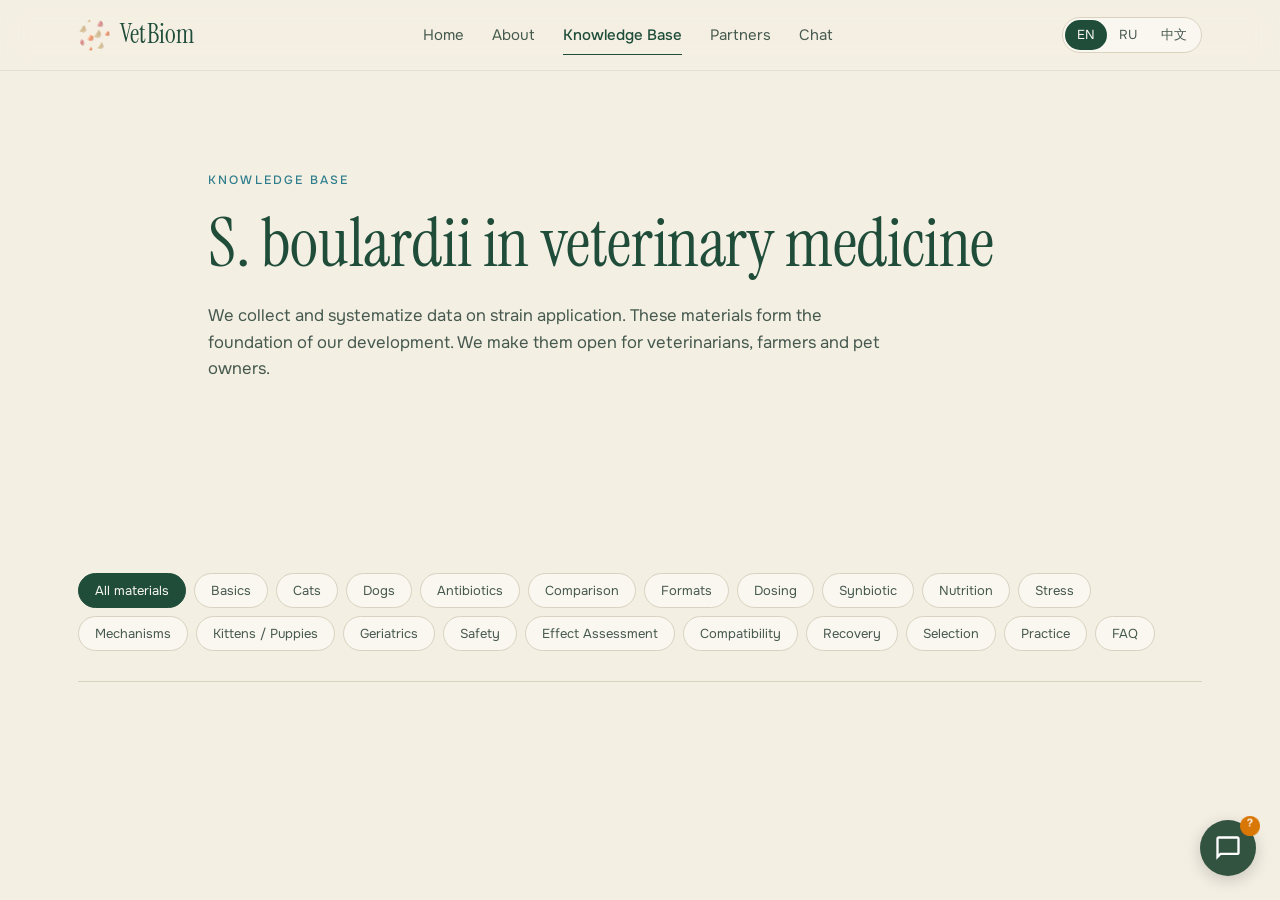
<file: science.html>
<!DOCTYPE html>
<html lang="ru">
<head>
<meta charset="UTF-8" />
<meta name="viewport" content="width=device-width, initial-scale=1.0" />
<title>Научная база знаний · VetBiom</title>
<meta name="description" content="Научные материалы о применении S. boulardii в ветеринарии." />
<link rel="icon" type="image/svg+xml" href="favicon.svg" />
<link rel="canonical" href="knowledge.html" />
<meta http-equiv="refresh" content="0; url=knowledge.html" />
<link rel="stylesheet" href="styles.css" />
</head>
<body>
<main style="display:flex;align-items:center;justify-content:center;min-height:60vh;text-align:center;">
  <div class="container" style="max-width:600px;">
    <h1 class="page-title">Научные материалы</h1>
    <p class="lead">Переходим в базу знаний...</p>
    <a href="knowledge.html" class="btn btn-primary">Перейти →</a>
  </div>
</main>
</body>
</html>
</file>
<file: styles.css>
/* =====================================================
   ВетБиом / BIOMA LAB · styles.css
   Premium R&D-editorial · animalbiome-inspired
   ===================================================== */

:root {
  --forest:   #1F4D3A;
  --forest-2: #143628;
  --forest-3: #0B2419;
  --teal:     #2E7D8C;
  --sage:     #A8C3A0;
  --sage-2:   #C9DDC1;
  --ivory:    #F4EFE3;
  --cream:    #FAF7F0;
  --paper:    #FFFFFF;
  --peach:    #F0997B;
  --ink:      #1A2A22;
  --ink-2:    #46594F;
  --ink-3:    #7A8B82;
  --line:     #D9D2C0;
  --line-2:   #ECE6D5;

  --font-display: 'Instrument Serif', 'Times New Roman', Georgia, serif;
  --font-body:    'Onest', 'Noto Sans SC', system-ui, -apple-system, 'Segoe UI', sans-serif;
  --font-mono:    'JetBrains Mono', 'SF Mono', Consolas, monospace;

  --maxw:    1180px;
  --maxw-n:  860px;
  --maxw-rd: 720px;
  --radius:  14px;
  --radius-sm: 8px;

  --ease: cubic-bezier(.2,.7,.2,1);
}

html[lang="zh"] {
  --font-body: 'Noto Sans SC', 'PingFang SC', 'Microsoft YaHei', system-ui, sans-serif;
}

* { box-sizing: border-box; }

html, body {
  margin: 0; padding: 0;
  background: var(--ivory);
  color: var(--ink);
  font-family: var(--font-body);
  font-size: 17px;
  line-height: 1.6;
  -webkit-font-smoothing: antialiased;
  -moz-osx-font-smoothing: grayscale;
  scroll-behavior: smooth;
}

img, svg { display: block; max-width: 100%; }
a { color: inherit; text-decoration: none; }

.container {
  width: 100%;
  max-width: var(--maxw);
  margin: 0 auto;
  padding: 0 28px;
}
.container.narrow { max-width: var(--maxw-n); }
.container.reading { max-width: var(--maxw-rd); }

/* =====================================================
   HEADER
   ===================================================== */
.site-header {
  position: sticky; top: 0; z-index: 50;
  background: rgba(244, 239, 227, 0.88);
  backdrop-filter: saturate(140%) blur(14px);
  -webkit-backdrop-filter: saturate(140%) blur(14px);
  border-bottom: 1px solid rgba(217, 210, 192, 0.6);
}
.header-inner {
  display: flex; align-items: center; justify-content: space-between;
  gap: 24px; padding: 14px 28px; min-height: 64px;
}
.logo {
  display: inline-flex; align-items: center; gap: 10px;
  color: var(--forest);
}
.logo-mark { width: 32px; height: 32px; }
.logo-mark.logo-img { border-radius: 50%; }
.logo-text {
  font-family: var(--font-display);
  font-size: 26px; font-weight: 400; letter-spacing: 0.2px;
  color: var(--forest);
}
.main-nav { display: flex; gap: 28px; align-items: center; }
.main-nav a {
  font-size: 15px; color: var(--ink-2);
  padding: 6px 0; transition: color .2s var(--ease);
  position: relative;
}
.main-nav a:hover { color: var(--forest); }
.main-nav a.is-active {
  color: var(--forest); font-weight: 500;
}
.main-nav a.is-active::after {
  content: ""; position: absolute; left: 0; right: 0; bottom: -2px;
  height: 1px; background: var(--forest);
}

.header-controls { display: flex; gap: 10px; align-items: center; }
.lang-switcher {
  display: inline-flex; border: 1px solid var(--line);
  border-radius: 999px; padding: 2px; background: var(--cream);
}
.lang-btn {
  border: none; background: transparent;
  padding: 6px 12px;
  font-family: var(--font-body); font-size: 13px; color: var(--ink-2);
  border-radius: 999px; cursor: pointer;
  transition: all .2s var(--ease);
}
.lang-btn:hover { color: var(--forest); }
.lang-btn.is-active { background: var(--forest); color: var(--cream); }

.menu-toggle {
  display: none;
  width: 36px; height: 36px;
  background: transparent; border: 1px solid var(--line); border-radius: 8px;
  padding: 0; cursor: pointer;
  flex-direction: column; align-items: center; justify-content: center; gap: 4px;
}
.menu-toggle span {
  display: block; width: 16px; height: 1.5px;
  background: var(--forest); border-radius: 1px;
}

/* =====================================================
   TYPOGRAPHY · COMMON
   ===================================================== */
.eyebrow {
  font-size: 12px; letter-spacing: 0.18em;
  text-transform: uppercase; color: var(--teal);
  margin: 0 0 18px; font-weight: 500;
}
.eyebrow-light { color: var(--sage-2); }

.section {
  padding: 100px 0;
  position: relative;
}
.section-tinted { background: var(--cream); }
.legal-info { margin-top: 14px; }
.legal-name { font-size: 18px; }
.legal-row { font-size: 13px; padding: 4px 0; }
.legal-city { font-size: 14px; }

.page-title {
  font-family: var(--font-display);
  font-weight: 400;
  font-size: clamp(40px, 5.5vw, 68px);
  line-height: 1.05;
  color: var(--forest);
  margin: 0 0 24px;
  letter-spacing: -0.4px;
}
.section-title {
  font-family: var(--font-display);
  font-weight: 400;
  font-size: clamp(30px, 3.6vw, 46px);
  line-height: 1.1;
  color: var(--forest);
  margin: 0 0 22px;
  max-width: 20ch;
  letter-spacing: -0.3px;
}
.section-title-light { color: var(--cream); }
.lead {
  font-size: clamp(16px, 1.3vw, 19px); line-height: 1.6;
  color: var(--ink-2); max-width: 680px; margin: 0 0 40px;
}
.lead-light { color: var(--sage-2); }

/* =====================================================
   BUTTONS
   ===================================================== */
.btn {
  display: inline-flex; align-items: center; gap: 8px;
  padding: 13px 22px;
  font-family: var(--font-body); font-size: 15px; font-weight: 500;
  border-radius: 999px; cursor: pointer;
  border: 1px solid transparent;
  transition: all .25s var(--ease);
  text-decoration: none;
}
.btn-primary {
  background: var(--forest); color: var(--cream);
  border-color: var(--forest);
}
.btn-primary:hover { background: var(--forest-2); border-color: var(--forest-2); transform: translateY(-1px); }
.btn-ghost {
  background: transparent; color: var(--forest); border-color: var(--forest);
}
.btn-ghost:hover { background: var(--forest); color: var(--cream); }
.btn-light {
  background: var(--cream); color: var(--forest); border-color: var(--cream);
}
.btn-light:hover { background: var(--paper); }
.btn-sm { padding: 10px 16px; font-size: 14px; }

/* =====================================================
   HERO (universal)
   ===================================================== */
.hero {
  position: relative; padding: 100px 0 80px; overflow: hidden;
}
.hero-bg {
  position: absolute; inset: 0; pointer-events: none; z-index: 0;
}
.hero-bg svg { width: 100%; height: 100%; }
.hero-inner { position: relative; z-index: 1; max-width: 920px; }

.hero-meta {
  display: inline-flex; align-items: center; gap: 8px;
  font-size: 13px; color: var(--ink-2); margin-top: 24px;
}
.meta-dot {
  width: 8px; height: 8px; border-radius: 50%;
  background: var(--peach);
  box-shadow: 0 0 0 4px rgba(240, 153, 123, 0.18);
}
.hero-cta {
  display: flex; gap: 14px; flex-wrap: wrap; margin-top: 36px;
}

/* =====================================================
   HOME · ANCHOR CARDS (3 блока-якоря)
   ===================================================== */
.anchors {
  display: grid; grid-template-columns: repeat(3, 1fr); gap: 24px;
}
.anchor-card {
  display: block;
  background: var(--paper);
  border: 1px solid var(--line);
  border-radius: var(--radius);
  padding: 36px 30px;
  transition: all .3s var(--ease);
  text-decoration: none;
  color: inherit;
  position: relative;
  overflow: hidden;
}
.anchor-card::before {
  content: ""; position: absolute; top: 0; left: 0; right: 0; height: 3px;
  background: var(--forest); transform: scaleX(0); transform-origin: left;
  transition: transform .35s var(--ease);
}
.anchor-card:hover { transform: translateY(-3px); border-color: var(--sage); }
.anchor-card:hover::before { transform: scaleX(1); }

.anchor-num {
  font-family: var(--font-display);
  font-size: 18px; font-style: italic; color: var(--teal);
  margin-bottom: 14px;
}
.anchor-card h3 {
  font-family: var(--font-display);
  font-weight: 400; font-size: 26px;
  color: var(--forest); margin: 0 0 12px;
  line-height: 1.2;
}
.anchor-card p {
  font-size: 15px; color: var(--ink-2);
  margin: 0 0 20px; line-height: 1.55;
}
.anchor-link {
  font-size: 14px; color: var(--forest); font-weight: 500;
  display: inline-flex; align-items: center; gap: 6px;
}
.anchor-link::after {
  content: "→"; transition: transform .25s var(--ease);
}
.anchor-card:hover .anchor-link::after { transform: translateX(4px); }

/* =====================================================
   REPORTS (home page) · STAGE CARDS (development)
   ===================================================== */
.report-grid {
  display: grid; grid-template-columns: repeat(3, 1fr); gap: 24px;
  margin-top: 40px;
}
.report-card {
  display: flex; flex-direction: column;
  background: var(--paper);
  border: 1px solid var(--line);
  border-radius: var(--radius);
  padding: 28px;
  transition: all .3s var(--ease);
}
.report-card:hover { border-color: var(--sage); transform: translateY(-2px); }
.report-meta {
  display: flex; align-items: center; gap: 10px;
  font-size: 12px; color: var(--ink-3);
  margin-bottom: 16px;
  letter-spacing: 0.04em;
}
.report-tag {
  display: inline-block;
  padding: 4px 10px;
  background: var(--cream);
  border: 1px solid var(--line);
  border-radius: 999px;
  font-size: 11px;
  letter-spacing: 0.12em;
  text-transform: uppercase;
  color: var(--teal);
}
.report-card h3 {
  font-family: var(--font-display);
  font-weight: 400; font-size: 22px;
  line-height: 1.25;
  color: var(--forest); margin: 0 0 14px;
}
.report-card p {
  font-size: 14px; line-height: 1.55;
  color: var(--ink-2); margin: 0;
  flex: 1;
}

/* =====================================================
   DEVELOPMENT · TIMELINE
   ===================================================== */
.stages {
  display: flex; flex-direction: column; gap: 24px;
  margin-top: 50px;
  position: relative;
}
.stage-card {
  display: grid;
  grid-template-columns: 140px 1fr;
  gap: 30px;
  background: var(--paper);
  border: 1px solid var(--line);
  border-radius: var(--radius);
  padding: 32px;
  align-items: start;
  transition: border-color .3s var(--ease);
}
.stage-card:hover { border-color: var(--sage); }

.stage-num {
  display: flex; flex-direction: column; gap: 4px;
  align-items: flex-start;
  border-right: 1px solid var(--line);
  padding-right: 24px;
}
.stage-num-label {
  font-size: 11px; letter-spacing: 0.14em; text-transform: uppercase;
  color: var(--teal);
}
.stage-num-value {
  font-family: var(--font-display);
  font-size: 56px; line-height: 1; color: var(--forest);
}
.stage-body h3 {
  font-family: var(--font-display);
  font-weight: 400; font-size: 26px;
  color: var(--forest);
  margin: 0 0 12px; line-height: 1.2;
}
.stage-body p {
  font-size: 15px; line-height: 1.65;
  color: var(--ink-2); margin: 0;
}

/* =====================================================
   ABOUT · INFO BLOCKS
   ===================================================== */
.info-blocks {
  display: flex; flex-direction: column; gap: 60px;
  margin-top: 40px;
}
.info-block {
  display: grid;
  grid-template-columns: 220px 1fr;
  gap: 40px;
  padding-bottom: 60px;
  border-bottom: 1px solid var(--line);
}
.info-block:last-child { border-bottom: none; padding-bottom: 0; }
.info-block h3 {
  font-family: var(--font-display);
  font-weight: 400; font-size: 28px;
  color: var(--forest);
  margin: 0;
  line-height: 1.15;
}
.info-block-body p {
  font-size: 17px; line-height: 1.65; color: var(--ink-2);
  margin: 0;
}
.info-block-body p + p { margin-top: 14px; }

.legal-info {
  margin-top: 20px;
}
.legal-name {
  font-family: var(--font-display);
  font-size: 24px;
  font-weight: 400;
  color: var(--forest);
  margin: 0 0 16px 0;
}
.legal-row {
  font-size: 15px;
  color: var(--ink-2);
  margin: 0;
  line-height: 1.7;
  padding: 6px 0;
  border-bottom: 1px solid var(--line);
}
.legal-row:last-child { border-bottom: none; }
.legal-city {
  font-size: 17px;
  color: var(--forest);
  font-weight: 500;
  padding-top: 12px;
  border-bottom: none;
}
  margin-bottom: 2px;
}
.director-info span {
  font-size: 14px; color: var(--ink-2);
}

/* =====================================================
   KNOWLEDGE BASE · ARTICLE GRID
   ===================================================== */
.kb-filters {
  display: flex; flex-wrap: wrap; gap: 8px;
  margin: 30px 0 40px;
  padding-bottom: 30px;
  border-bottom: 1px solid var(--line);
}
.kb-filter {
  padding: 8px 16px;
  background: var(--cream);
  border: 1px solid var(--line);
  border-radius: 999px;
  font-size: 13px;
  color: var(--ink-2);
  cursor: pointer;
  font-family: var(--font-body);
  transition: all .2s var(--ease);
}
.kb-filter:hover { color: var(--forest); border-color: var(--sage); }
.kb-filter.is-active { background: var(--forest); color: var(--cream); border-color: var(--forest); }

.kb-grid {
  display: grid;
  grid-template-columns: repeat(2, 1fr);
  gap: 24px;
}
.kb-card {
  display: flex; flex-direction: column;
  background: var(--paper);
  border: 1px solid var(--line);
  border-radius: var(--radius);
  padding: 28px;
  transition: all .3s var(--ease);
  text-decoration: none;
  color: inherit;
}
.kb-card:hover { border-color: var(--sage); transform: translateY(-2px); }
.kb-card-meta {
  display: flex; align-items: center; gap: 12px;
  font-size: 12px; color: var(--ink-3);
  margin-bottom: 14px;
  letter-spacing: 0.02em;
}
.kb-card-cat {
  display: inline-block; padding: 3px 10px;
  background: var(--cream); border: 1px solid var(--line);
  border-radius: 999px;
  font-size: 11px; letter-spacing: 0.06em; color: var(--teal);
}
.kb-card h3 {
  font-family: var(--font-display);
  font-weight: 400; font-size: 22px;
  line-height: 1.25; color: var(--forest);
  margin: 0 0 12px;
}
.kb-card p {
  font-size: 14px; line-height: 1.55; color: var(--ink-2);
  margin: 0 0 16px; flex: 1;
}
.kb-card-more {
  font-size: 13px; color: var(--forest); font-weight: 500;
  display: inline-flex; align-items: center; gap: 4px;
}

.kb-cta {
  margin-top: 60px;
  padding: 40px;
  background: var(--forest); color: var(--cream);
  border-radius: var(--radius);
  display: grid;
  grid-template-columns: 1fr auto;
  gap: 30px; align-items: center;
}
.kb-cta h3 {
  font-family: var(--font-display);
  font-weight: 400; font-size: 26px;
  margin: 0 0 8px;
}
.kb-cta p { margin: 0; color: var(--sage-2); }

/* =====================================================
   ARTICLE PAGE
   ===================================================== */
.article-header {
  padding: 80px 0 40px;
  border-bottom: 1px solid var(--line);
  margin-bottom: 50px;
}
.article-back {
  display: inline-block;
  font-size: 14px; color: var(--teal);
  margin-bottom: 24px;
  transition: color .2s var(--ease);
}
.article-back:hover { color: var(--forest); }

.article-meta {
  display: flex; gap: 16px; flex-wrap: wrap;
  font-size: 13px; color: var(--ink-3);
  margin-bottom: 16px; letter-spacing: 0.02em;
}
.article-meta-tag {
  padding: 3px 10px;
  background: var(--cream); border: 1px solid var(--line);
  border-radius: 999px;
  font-size: 12px; color: var(--teal);
}
.article-title {
  font-family: var(--font-display);
  font-weight: 400;
  font-size: clamp(32px, 4vw, 50px);
  line-height: 1.1;
  color: var(--forest); margin: 0;
  letter-spacing: -0.3px;
}
.article-description {
  font-size: 19px; line-height: 1.55; color: var(--ink-2);
  margin: 20px 0 0; max-width: 700px;
}

.article-body {
  font-size: 17px; line-height: 1.75; color: var(--ink);
  padding-bottom: 80px;
}
.article-body h2 {
  font-family: var(--font-display);
  font-weight: 400; font-size: 32px;
  color: var(--forest); margin: 50px 0 20px;
  line-height: 1.2;
}
.article-body h3 {
  font-family: var(--font-display);
  font-weight: 400; font-size: 24px;
  color: var(--forest); margin: 40px 0 16px;
}
.article-body p { margin: 0 0 20px; }
.article-body ul, .article-body ol { padding-left: 24px; margin: 0 0 24px; }
.article-body li { margin-bottom: 8px; }
.article-body strong { color: var(--forest); font-weight: 600; }
.article-body em { font-style: italic; }
.article-body table {
  width: 100%; border-collapse: collapse;
  margin: 24px 0;
  font-size: 15px;
}
.article-body th, .article-body td {
  padding: 12px 14px;
  border: 1px solid var(--line);
  text-align: left;
  vertical-align: top;
}
.article-body th {
  background: var(--cream); color: var(--forest);
  font-weight: 500;
}
.article-body a { color: var(--teal); text-decoration: underline; }
.article-body a:hover { color: var(--forest); }
.article-body blockquote {
  border-left: 3px solid var(--forest);
  padding: 12px 0 12px 24px;
  margin: 24px 0;
  color: var(--ink-2);
  font-style: italic;
}
.article-body hr {
  border: none; border-top: 1px solid var(--line);
  margin: 40px 0;
}
.article-body code {
  background: var(--cream); padding: 2px 6px;
  border-radius: 4px; font-family: var(--font-mono);
  font-size: 0.9em;
}
.article-placeholder {
  padding: 40px; background: var(--cream);
  border: 1px dashed var(--line);
  border-radius: var(--radius);
  text-align: center;
  color: var(--ink-2);
  font-size: 15px;
}

/* =====================================================
   PARTNERS PAGE
   ===================================================== */
.partner-section {
  padding: 60px 0;
  border-bottom: 1px solid var(--line);
}
.partner-section:last-of-type { border-bottom: none; }
.partner-section h2 {
  font-family: var(--font-display);
  font-weight: 400;
  font-size: clamp(28px, 3.4vw, 40px);
  color: var(--forest);
  margin: 0 0 16px;
}
.partner-section .lead { max-width: 800px; }

.urgent-card-light {
  background: var(--forest);
  color: var(--cream);
  border-radius: var(--radius);
  padding: 32px;
  margin: 30px 0 40px;
}
.urgent-card-light .urgent-label {
  font-size: 11px; letter-spacing: 0.15em;
  text-transform: uppercase; color: var(--peach);
  font-weight: 600;
  padding: 6px 12px;
  background: rgba(240, 153, 123, 0.12);
  border: 1px solid rgba(240, 153, 123, 0.4);
  border-radius: 999px;
  display: inline-block; margin-bottom: 20px;
}
.urgent-items-list {
  display: flex; flex-direction: column; gap: 14px;
}
.urgent-items-list li {
  list-style: none;
  display: flex; gap: 14px;
  font-size: 16px; line-height: 1.5;
  color: var(--cream);
}
.urgent-items-list li::before {
  content: "—";
  color: var(--peach); flex-shrink: 0;
}

.also-list {
  list-style: none; padding: 0; margin: 16px 0 30px;
  display: grid; grid-template-columns: repeat(2, 1fr); gap: 8px 24px;
}
.also-list li {
  padding: 10px 0;
  border-bottom: 1px solid var(--line);
  font-size: 15px; color: var(--ink);
}

.reqs-tags {
  display: flex; flex-wrap: wrap; gap: 8px;
  margin: 16px 0 24px;
}
.reqs-tags .tag {
  padding: 7px 14px;
  background: var(--cream);
  border: 1px solid var(--line);
  border-radius: 999px;
  font-size: 13px; color: var(--forest);
}

.email-cta {
  margin-top: 20px;
  padding: 20px 24px;
  background: var(--cream);
  border: 1px solid var(--line);
  border-radius: var(--radius);
  display: flex; flex-direction: column; gap: 4px;
}
.email-cta-label {
  font-size: 11px; letter-spacing: 0.14em;
  text-transform: uppercase; color: var(--teal);
}
.email-cta a {
  font-size: 18px; font-weight: 500; color: var(--forest);
}

/* WeChat block */
.wechat-block {
  background: var(--cream);
  border: 1px solid var(--line);
  border-radius: var(--radius);
  padding: 28px;
  margin-top: 24px;
  display: grid;
  grid-template-columns: 120px 1fr;
  gap: 24px;
  align-items: center;
}
.wechat-block .wechat-qr {
  width: 120px; height: 120px;
  background: white;
  border: 1px solid var(--line);
  border-radius: 8px;
  display: flex;
  align-items: center; justify-content: center;
  overflow: hidden;
}
.wechat-block .wechat-qr img {
  display: block;
  width: 100%; height: 100%;
  object-fit: contain;
}
.wechat-block h4 {
  margin: 0 0 8px;
  font-family: var(--font-display);
  font-weight: 400; font-size: 22px;
  color: var(--forest);
}
.wechat-block .wechat-id {
  font-family: var(--font-mono);
  font-size: 14px; color: var(--ink-2);
  background: var(--paper);
  padding: 6px 12px;
  border-radius: 6px;
  display: inline-block;
  margin-top: 6px;
}

/* =====================================================
   CONTACT FORM
   ===================================================== */
.form-card {
  background: var(--paper);
  border: 1px solid var(--line);
  border-radius: var(--radius);
  padding: 36px;
  display: grid;
  grid-template-columns: 1fr 1fr;
  gap: 18px;
}
.form-card label {
  display: flex; flex-direction: column; gap: 6px;
  font-size: 13px; color: var(--ink-2); letter-spacing: 0.02em;
}
.form-card label.full { grid-column: 1 / -1; }
.form-card input,
.form-card select,
.form-card textarea {
  font-family: var(--font-body);
  font-size: 15px;
  padding: 12px 14px;
  background: var(--cream);
  border: 1px solid var(--line);
  border-radius: var(--radius-sm);
  color: var(--ink);
  transition: all .2s var(--ease);
}
.form-card input:focus,
.form-card select:focus,
.form-card textarea:focus {
  outline: none; border-color: var(--forest); background: white;
}
.form-card textarea { resize: vertical; min-height: 120px; }
.form-card button { grid-column: 1 / -1; justify-self: start; }
.form-note {
  grid-column: 1 / -1; font-size: 12px; color: var(--ink-2); margin: 0;
}

/* =====================================================
   FOOTER
   ===================================================== */
.site-footer {
  background: var(--forest-3);
  color: var(--sage-2);
  padding: 70px 0 30px;
}
.footer-grid {
  display: grid;
  grid-template-columns: 1.5fr 1fr 1fr 1.5fr;
  gap: 40px;
  margin-bottom: 50px;
}
.footer-col-wide { /* default */ }
.footer-brand {
  display: flex; align-items: center; gap: 10px;
  color: var(--cream);
  margin-bottom: 16px;
}
.footer-brand .logo-mark { width: 28px; height: 28px; }
.footer-brand .logo-text { color: var(--cream); font-size: 22px; }
.footer-about {
  font-size: 14px; line-height: 1.6;
  color: var(--sage-2);
  margin: 0;
}
.footer-col h4 {
  color: var(--cream);
  font-family: var(--font-body); font-weight: 500;
  font-size: 14px;
  margin: 0 0 18px;
  letter-spacing: 0.04em;
}
.footer-col a {
  display: block;
  font-size: 14px; color: var(--sage-2);
  padding: 4px 0;
  transition: color .2s var(--ease);
}
.footer-col a:hover { color: var(--cream); }
.footer-legal {
  font-size: 13px; line-height: 1.7;
  color: var(--sage-2);
}
.footer-bottom {
  padding-top: 30px;
  border-top: 1px solid rgba(168, 195, 160, 0.15);
  font-size: 12px;
  color: rgba(201, 221, 193, 0.7);
}

/* =====================================================
   APPLICATION CARDS (home)
   ===================================================== */
.app-grid {
  display: grid;
  grid-template-columns: repeat(2, 1fr);
  gap: 24px;
  margin-top: 40px;
}
.app-card {
  display: flex; flex-direction: column;
  background: var(--paper);
  border: 1px solid var(--line);
  border-radius: var(--radius);
  padding: 32px;
  transition: all .3s var(--ease);
}
.app-card:hover { border-color: var(--sage); transform: translateY(-2px); }
.app-icon {
  width: 44px; height: 44px;
  border-radius: 12px;
  background: var(--cream);
  border: 1px solid var(--line);
  display: flex; align-items: center; justify-content: center;
  color: var(--forest);
  margin-bottom: 20px;
}
.app-card h3 {
  font-family: var(--font-display);
  font-weight: 400; font-size: 22px;
  color: var(--forest); margin: 0 0 12px;
  line-height: 1.25;
}
.app-card p {
  font-size: 14px; line-height: 1.55;
  color: var(--ink-2); margin: 0;
  flex: 1;
}

/* =====================================================
   TEXT BLOCKS (home — approach, R&D, partnership)
   ===================================================== */
.approach-body,
.rd-body {
  margin-top: 30px;
}
.approach-body p,
.rd-body p {
  font-size: 17px; line-height: 1.7;
  color: var(--ink-2); margin: 0 0 20px;
}
.approach-body ul,
.rd-body ul {
  list-style: none; padding: 0; margin: 0 0 24px;
  display: flex; flex-direction: column; gap: 14px;
}
.approach-body li,
.rd-body li {
  padding: 16px 20px;
  background: var(--paper);
  border: 1px solid var(--line);
  border-radius: var(--radius-sm);
  font-size: 15px; line-height: 1.55;
  color: var(--ink-2);
}
.approach-body li strong,
.rd-body li strong {
  color: var(--forest); display: block;
  margin-bottom: 4px;
}

/* =====================================================
   PARTNERSHIP (home — tinted section)
   ===================================================== */
.section-alt {
  background: var(--cream);
  padding: 80px 0;
}
.partnership-list {
  margin-top: 30px;
}
.partnership-list p {
  font-size: 17px; line-height: 1.7;
  color: var(--ink-2); margin: 0 0 24px;
}
.partnership-list ul {
  list-style: none; padding: 0; margin: 0;
  display: flex; flex-direction: column; gap: 14px;
}
.partnership-list li {
  padding: 16px 20px;
  background: var(--paper);
  border: 1px solid var(--line);
  border-radius: var(--radius-sm);
  font-size: 15px; line-height: 1.55;
  color: var(--ink-2);
}
.partnership-list li strong {
  color: var(--forest); display: block;
  margin-bottom: 2px;
}
.partnership-cta {
  display: flex; gap: 14px; flex-wrap: wrap;
  margin-top: 40px;
}

/* =====================================================
   LEGAL INFO (home)
   ===================================================== */
.legal-info {
  margin-top: 20px;
}
.legal-name {
  font-family: var(--font-display);
  font-weight: 400; font-size: 24px;
  color: var(--forest);
  margin: 0 0 8px;
}
.legal-row {
  font-size: 15px; color: var(--ink-2);
  margin: 0; padding: 6px 0;
}
.legal-city {
  font-size: 14px; color: var(--ink-3);
  margin-top: 4px;
}

/* =====================================================
   SCROLL REVEAL
   ===================================================== */
[data-reveal] {
  opacity: 0;
  transform: translateY(20px);
  transition: opacity .8s var(--ease), transform .8s var(--ease);
}
[data-reveal].is-visible {
  opacity: 1; transform: translateY(0);
}

/* =====================================================
   RESPONSIVE
   ===================================================== */
@media (max-width: 960px) {
  .main-nav { display: none; }
  .main-nav.is-open {
    display: flex; flex-direction: column;
    position: fixed; top: 64px; left: 0; right: 0;
    background: var(--ivory);
    padding: 28px; gap: 20px;
    border-bottom: 1px solid var(--line);
  }
  .menu-toggle { display: inline-flex; }
  .anchors { grid-template-columns: 1fr; }
  .report-grid { grid-template-columns: 1fr; }
  .kb-grid { grid-template-columns: 1fr; }
  .stage-card { grid-template-columns: 1fr; gap: 16px; }
  .stage-num { border-right: none; border-bottom: 1px solid var(--line); padding: 0 0 16px; flex-direction: row; align-items: baseline; gap: 12px; }
  .stage-num-value { font-size: 36px; }
  .info-block { grid-template-columns: 1fr; gap: 16px; }
  .legal-info { margin-top: 16px; }
  .legal-name { font-size: 20px; }
  .legal-row { font-size: 14px; padding: 5px 0; }
  .legal-city { font-size: 15px; }
  .also-list { grid-template-columns: 1fr; }
  .kb-cta { grid-template-columns: 1fr; }
  .wechat-block { grid-template-columns: 1fr; text-align: center; }
  .wechat-block .wechat-qr { margin: 0 auto; }
  .footer-grid { grid-template-columns: 1fr 1fr; }
}
@media (max-width: 640px) {
  .container { padding: 0 20px; }
  .section { padding: 70px 0; }
  .hero { padding: 60px 0 40px; }
  .form-card { grid-template-columns: 1fr; padding: 24px; }
  .footer-grid { grid-template-columns: 1fr; }

  /* Mobile typography */
  .page-title { font-size: clamp(30px, 8vw, 38px); }
  .section-title { font-size: clamp(26px, 6.5vw, 30px); }
  .lead { font-size: 16px; }
  .eyebrow { font-size: 11px; }

  .anchor-card { padding: 28px 22px; }
  .anchor-card h3 { font-size: 22px; }
  .anchor-card p { font-size: 14px; }

  .report-card { padding: 22px; }
  .report-card h3 { font-size: 20px; }
  .report-card p { font-size: 14px; }

  .kb-card { padding: 22px; }
  .kb-card h3 { font-size: 19px; }
  .kb-card p { font-size: 14px; }

  .kb-cta { padding: 28px; }
  .kb-cta h3 { font-size: 22px; }
  .kb-cta p { font-size: 14px; }

  .stage-card { padding: 24px; }
  .stage-body h3 { font-size: 22px; }
  .stage-body p { font-size: 14px; }
  .stage-num-value { font-size: 36px; }

  .info-block { gap: 12px; }
  .info-block h3 { font-size: 24px; }
  .info-block-body p { font-size: 15px; }

  .director-card { flex-direction: column; align-items: flex-start; }
  .director-info strong { font-size: 20px; }

  /* Article page */
  .article-header { padding: 50px 0 30px; margin-bottom: 30px; }
  .article-title { font-size: clamp(26px, 7vw, 32px); }
  .article-description { font-size: 16px; }
  .article-body { font-size: 16px; line-height: 1.7; padding-bottom: 50px; }
  .article-body h2 { font-size: 26px; margin: 34px 0 16px; }
  .article-body h3 { font-size: 21px; margin: 28px 0 14px; }

  .partner-section h2 { font-size: 26px; }
  .partner-section .lead { font-size: 15px; }

  .urgent-card-light { padding: 24px; }
  .urgent-items-list li { font-size: 15px; }

  .app-grid { grid-template-columns: 1fr; }
  .app-card { padding: 24px; }
  .app-card h3 { font-size: 20px; }

  .approach-body p, .rd-body p { font-size: 15px; }
  .approach-body li, .rd-body li { font-size: 14px; padding: 14px 16px; }

  .partnership-list p { font-size: 15px; }
  .partnership-list li { font-size: 14px; padding: 14px 16px; }
  .partnership-cta { flex-direction: column; }
  .partnership-cta .btn { width: 100%; justify-content: center; }
  .legal-name { font-size: 16px; }
  .legal-row { font-size: 12px; padding: 3px 0; }
  .legal-city { font-size: 13px; }

  .logo-text { font-size: 22px; }
  .main-nav a { font-size: 16px; padding: 8px 0; }
  .btn { font-size: 14px; padding: 11px 18px; }
}
</file>
